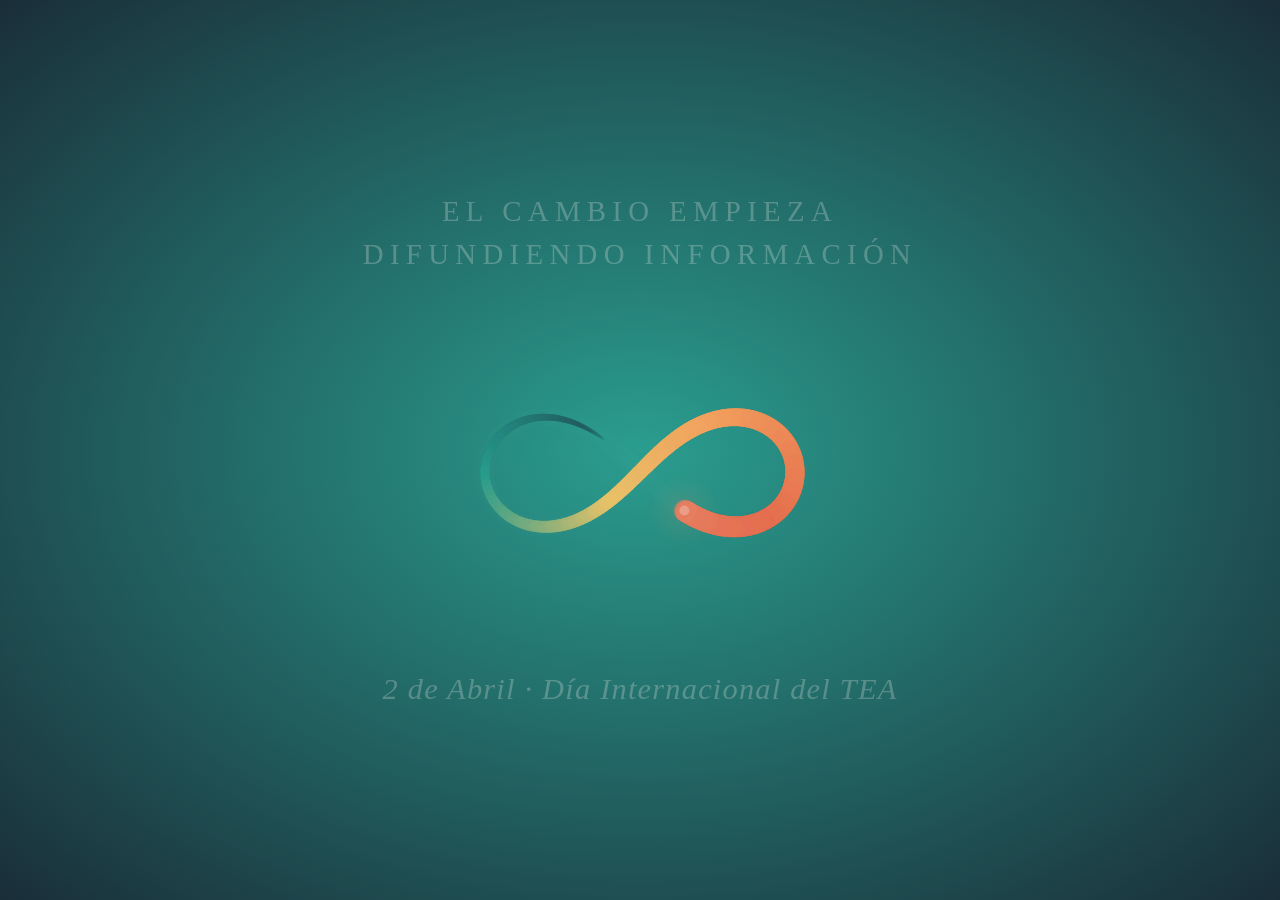
<file: index.html>
<!DOCTYPE html>
<html lang="es">
<head>
  <meta charset="UTF-8" />
  <meta name="viewport" content="width=device-width, initial-scale=1.0" />
  <title>Bienvenida</title>
  <link rel="stylesheet" href="/css/infinito.css" />
</head>
<body>
  <div class="scene">
    <p class="text-top" id="textTop">El cambio empieza difundiendo información</p>
    <canvas id="infinityCanvas"></canvas>
    <p class="text-bottom" id="textBottom">2 de Abril · Día Internacional del TEA</p>
  </div>
  
  <script>
const canvas = document.getElementById('infinityCanvas');
const ctx    = canvas.getContext('2d');
const textTop    = document.getElementById('textTop');
const textBottom = document.getElementById('textBottom');

// Responsivo
const BASE_W = 700;
const BASE_H = 360;
let W, H, CX, CY, A, pathPoints;

function buildPath() {
  const maxW  = Math.min(window.innerWidth - 32, BASE_W);
  const scale = maxW / BASE_W;
  W  = Math.round(BASE_W * scale);
  H  = Math.round(BASE_H * scale);
  CX = W / 2;
  CY = H / 2;
  A  = 155 * scale;

  canvas.width  = W;
  canvas.height = H;

  pathPoints = []; //espacio disponible 
  for (let i = 0; i <= STEPS; i++) {
    const t = (i / STEPS) * Math.PI * 2;
    pathPoints.push(lemniscate(t));
  }
}
//cantidad de puntos
const STEPS = 2000;

function lemniscate(t) {
  const sin_t = Math.sin(t);
  const cos_t = Math.cos(t);
  const denom = 1 + sin_t * sin_t;
  return {
    x: CX + A * cos_t / denom,
    y: CY + A * sin_t * cos_t / denom,
  };
}

// Desvanecer
let progress     = 0;
let currentSpeed = 0;
let globalAlpha  = 0; //no debe de verse, 1 se ve 0 no

const SPEED_MIN   = 0.0004;
const SPEED_MAX   = 0.028;
const FADEIN_TIME = 5000;
const ACCEL_TIME  = 4000;

let startTime = null;

const SNAKE_LEN = 0.85;

// Paleta 
//Para cambiar los colore deben de ser hexadesimal y se tiene que hacer la conversión de quitar # por 0x
const palette = [
  { t: 0.00, r: 0x26, g: 0x46, b: 0x53 }, // #264653
  { t: 0.11, r: 0x28, g: 0x72, b: 0x71 }, // #287271
  { t: 0.22, r: 0x2a, g: 0x9d, b: 0x8f }, // #2a9d8f
  { t: 0.33, r: 0x8a, g: 0xb1, b: 0x7d }, // #8ab17d
  { t: 0.44, r: 0xe9, g: 0xc4, b: 0x6a }, // #e9c46a
  { t: 0.55, r: 0xef, g: 0xb3, b: 0x66 }, // #efb366
  { t: 0.66, r: 0xf4, g: 0xa2, b: 0x61 }, // #f4a261
  { t: 0.77, r: 0xee, g: 0x89, b: 0x59 }, // #ee8959
  { t: 0.88, r: 0xe7, g: 0x6f, b: 0x51 }, // #e76f51
  { t: 1.00, r: 0xe9, g: 0x7c, b: 0x61 }, // #e97c61
];

function getColor(frac) {
    let s0 = palette[0], s1 = palette[palette.length - 1];
    for (let i = 0; i < palette.length - 1; i++) {
    if (frac >= palette[i].t && frac <= palette[i + 1].t) {
        s0 = palette[i]; s1 = palette[i + 1];
        break;
    }
    }
  //degradado de color
    const localT = s1.t === s0.t ? 0 : (frac - s0.t) / (s1.t - s0.t);
    return {
    r: Math.round(lerp(s0.r, s1.r, localT)),
    g: Math.round(lerp(s0.g, s1.g, localT)),
    b: Math.round(lerp(s0.b, s1.b, localT)),
    };
}

function lerp(a, b, t) { return a + (b - a) * t; } //medio
//rapido lento
function easeInOut(t) {
    return t < 0.5 ? 2 * t * t : -1 + (4 - 2 * t) * t;
}

function drawBase() {
    ctx.beginPath();
    for (let i = 0; i <= STEPS; i++) {
    const p = pathPoints[i];
    if (i === 0) ctx.moveTo(p.x, p.y);
    else         ctx.lineTo(p.x, p.y);
    }
    ctx.closePath();
    ctx.strokeStyle = `rgba(255,255,255,${0.04 * globalAlpha})`;
    ctx.lineWidth   = 18 * (W / BASE_W);
    ctx.lineJoin    = 'round';
    ctx.lineCap     = 'round';
    ctx.stroke();
}

function drawSnake() {
    const scale      = W / BASE_W;
    const snakeSteps = Math.floor(SNAKE_LEN * STEPS);
    const headIdx    = Math.floor(progress * STEPS);

    for (let i = 0; i < snakeSteps - 1; i++) {
    const frac = i / snakeSteps;
    const idx0 = (headIdx - snakeSteps + i + STEPS * 4) % STEPS;
    const idx1 = (idx0 + 1) % STEPS;

    const p0 = pathPoints[idx0];
    const p1 = pathPoints[idx1];

    const { r, g, b } = getColor(frac);
    const lineW = lerp(1.5, 22, Math.pow(frac, 0.6)) * scale;
    const alpha = (frac < 0.07 ? frac / 0.07 : 1.0) * globalAlpha;


    //ctx lo que es dibujar la linea del infinito y hacer que los colores lo siga
    ctx.beginPath();
    ctx.moveTo(p0.x, p0.y);
    ctx.lineTo(p1.x, p1.y);
    ctx.strokeStyle = `rgba(${r},${g},${b},${alpha})`; //mejor usar rgb en vez de hexadecimal 
    ctx.lineWidth   = lineW;
    ctx.lineCap     = 'round';
    ctx.stroke();
    }
}

function drawHead(x, y) {
    const scale = W / BASE_W;
    const r36   = 36 * scale;
    const r5    = 5  * scale;

    const g1 = ctx.createRadialGradient(x, y, 0, x, y, r36);
    g1.addColorStop(0,   `rgba(231, 111, 81, ${0.65 * globalAlpha})`);
    g1.addColorStop(0.5, `rgba(244, 162, 97, ${0.25 * globalAlpha})`);
    g1.addColorStop(1,   'rgba(233, 196, 106, 0)');
    ctx.beginPath();
    ctx.arc(x, y, r36, 0, Math.PI * 2);
    ctx.fillStyle = g1;
    ctx.fill();

    ctx.beginPath();
    ctx.arc(x, y, r5, 0, Math.PI * 2);
    ctx.fillStyle = `rgba(255,255,255,${globalAlpha})`;
    ctx.fill();
}

function frame(timestamp) {
    ctx.clearRect(0, 0, W, H);

    if (startTime === null) startTime = timestamp;
    const elapsed = timestamp - startTime;

    globalAlpha = Math.min(1, elapsed / FADEIN_TIME);
    textTop.style.opacity    = globalAlpha;
    textBottom.style.opacity = globalAlpha;

    const accelProgress = Math.min(1, elapsed / ACCEL_TIME);
    currentSpeed = lerp(SPEED_MIN, SPEED_MAX, easeInOut(accelProgress));

    drawBase();
    drawSnake();

    const headIdx = Math.floor(progress * STEPS);
    const head    = pathPoints[headIdx];
    drawHead(head.x, head.y);

    progress = (progress + currentSpeed) % 1;

    requestAnimationFrame(frame);
}

// Tamaño segun espacio
let resizeTimer;
window.addEventListener('resize', () => {
    clearTimeout(resizeTimer);
    resizeTimer = setTimeout(() => buildPath(), 150);
});

// Ir a index
setTimeout(() => {
    window.location.href = '/html/inicio.html';
}, 10000); // 30 segundos = 30000 milisegundos

buildPath();
requestAnimationFrame(frame);
  </script>
</body>
</html>
</file>
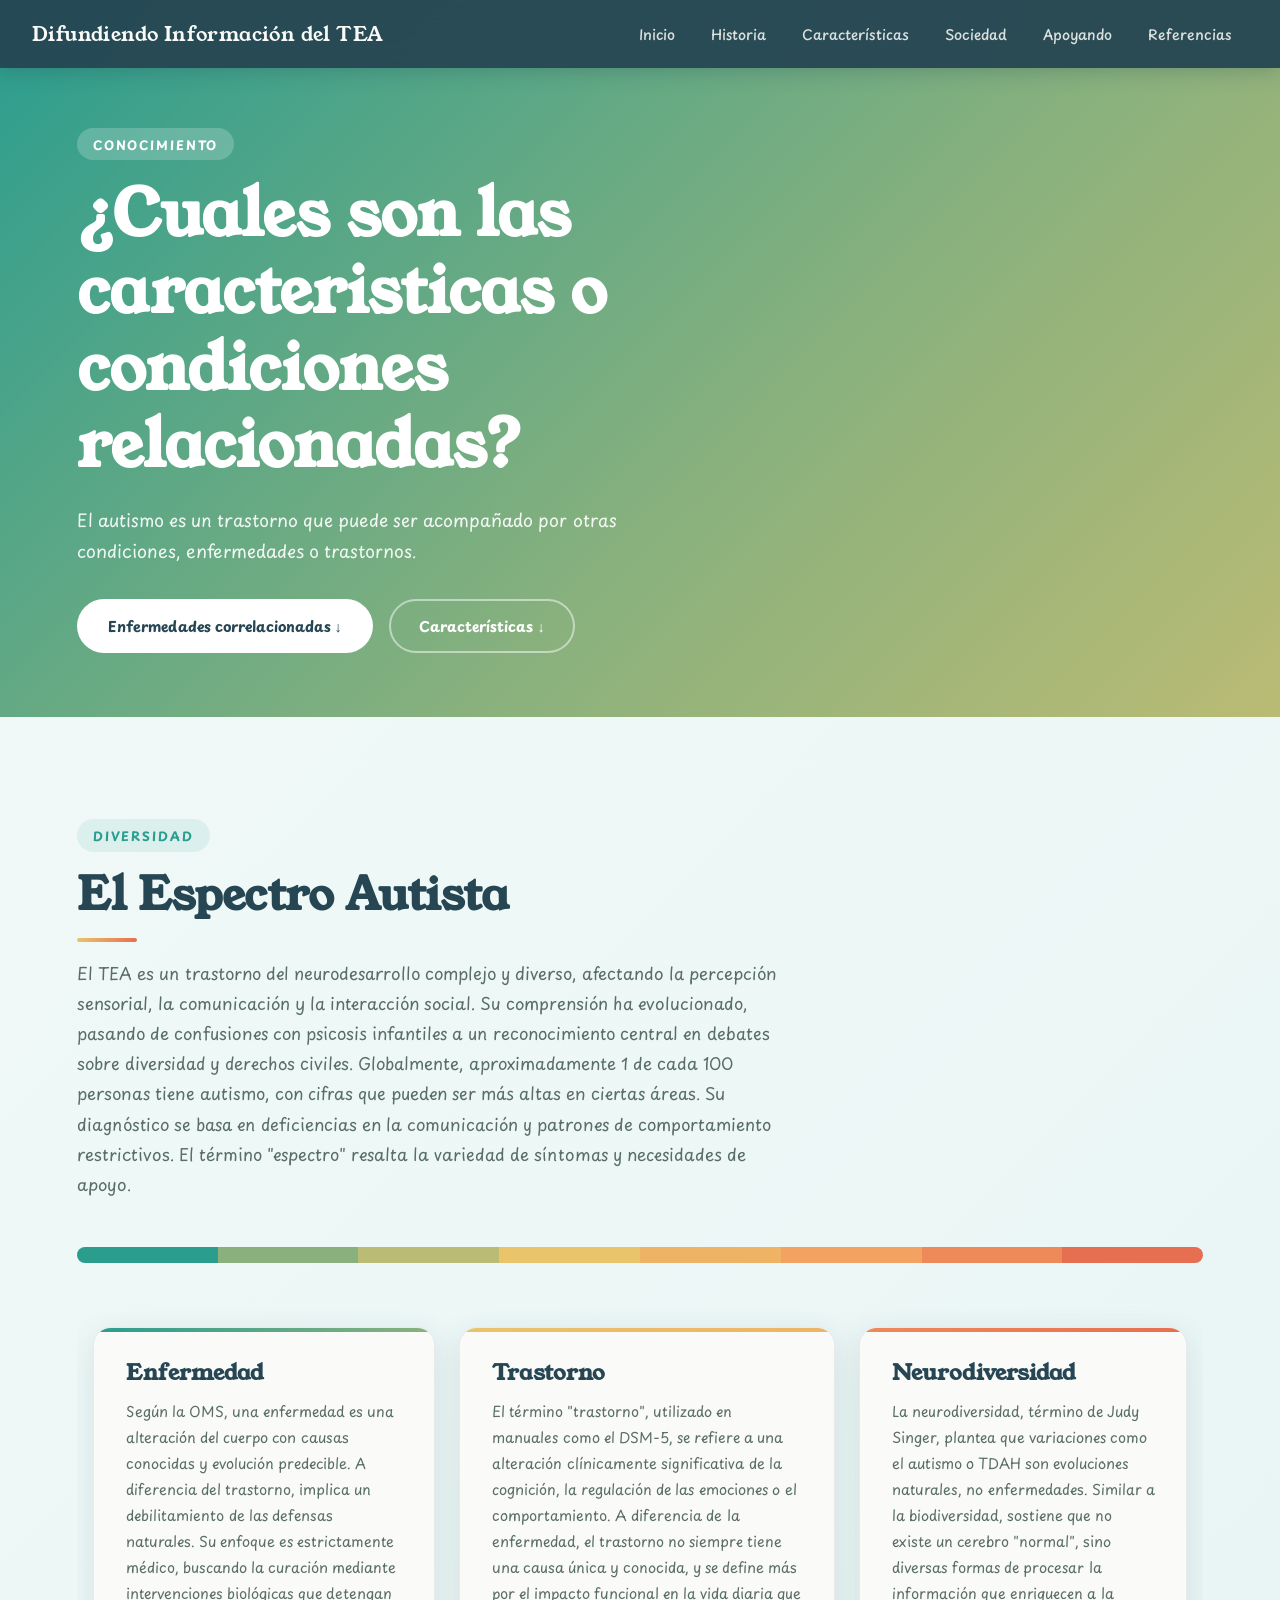
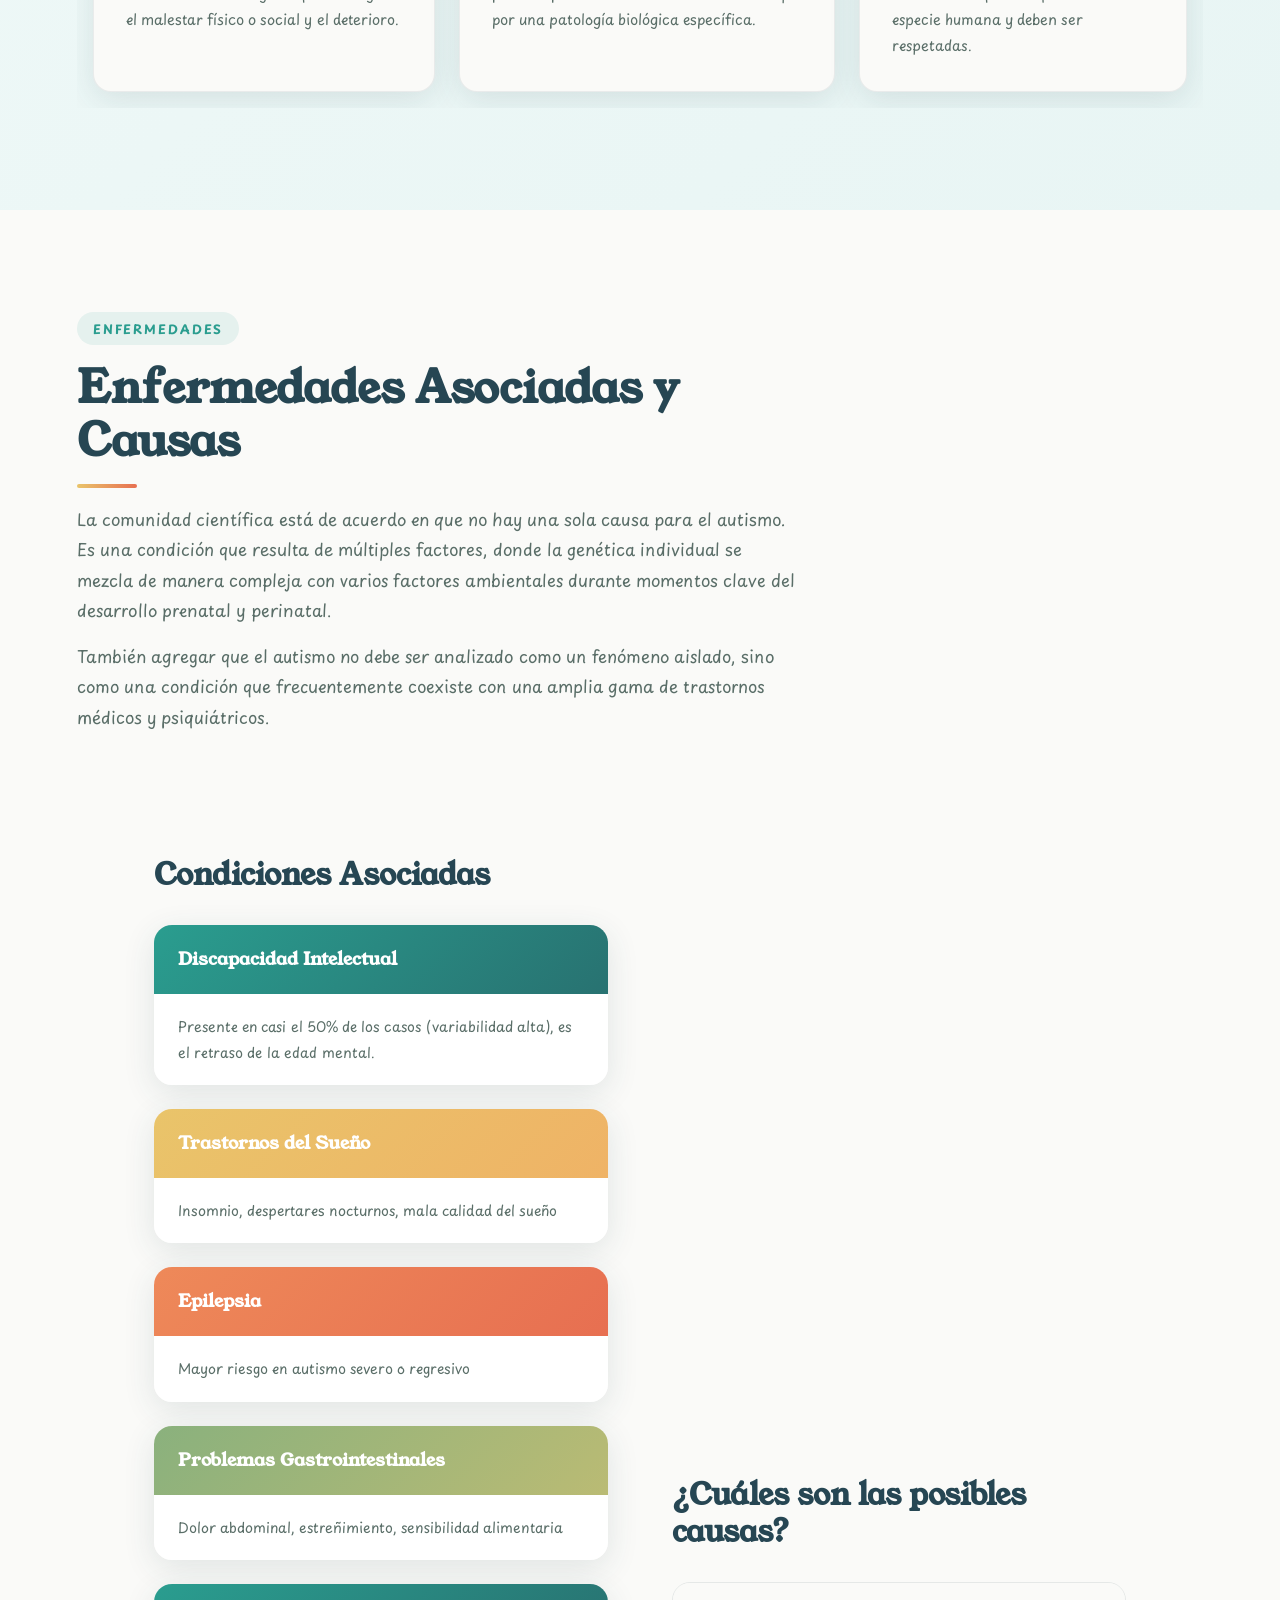
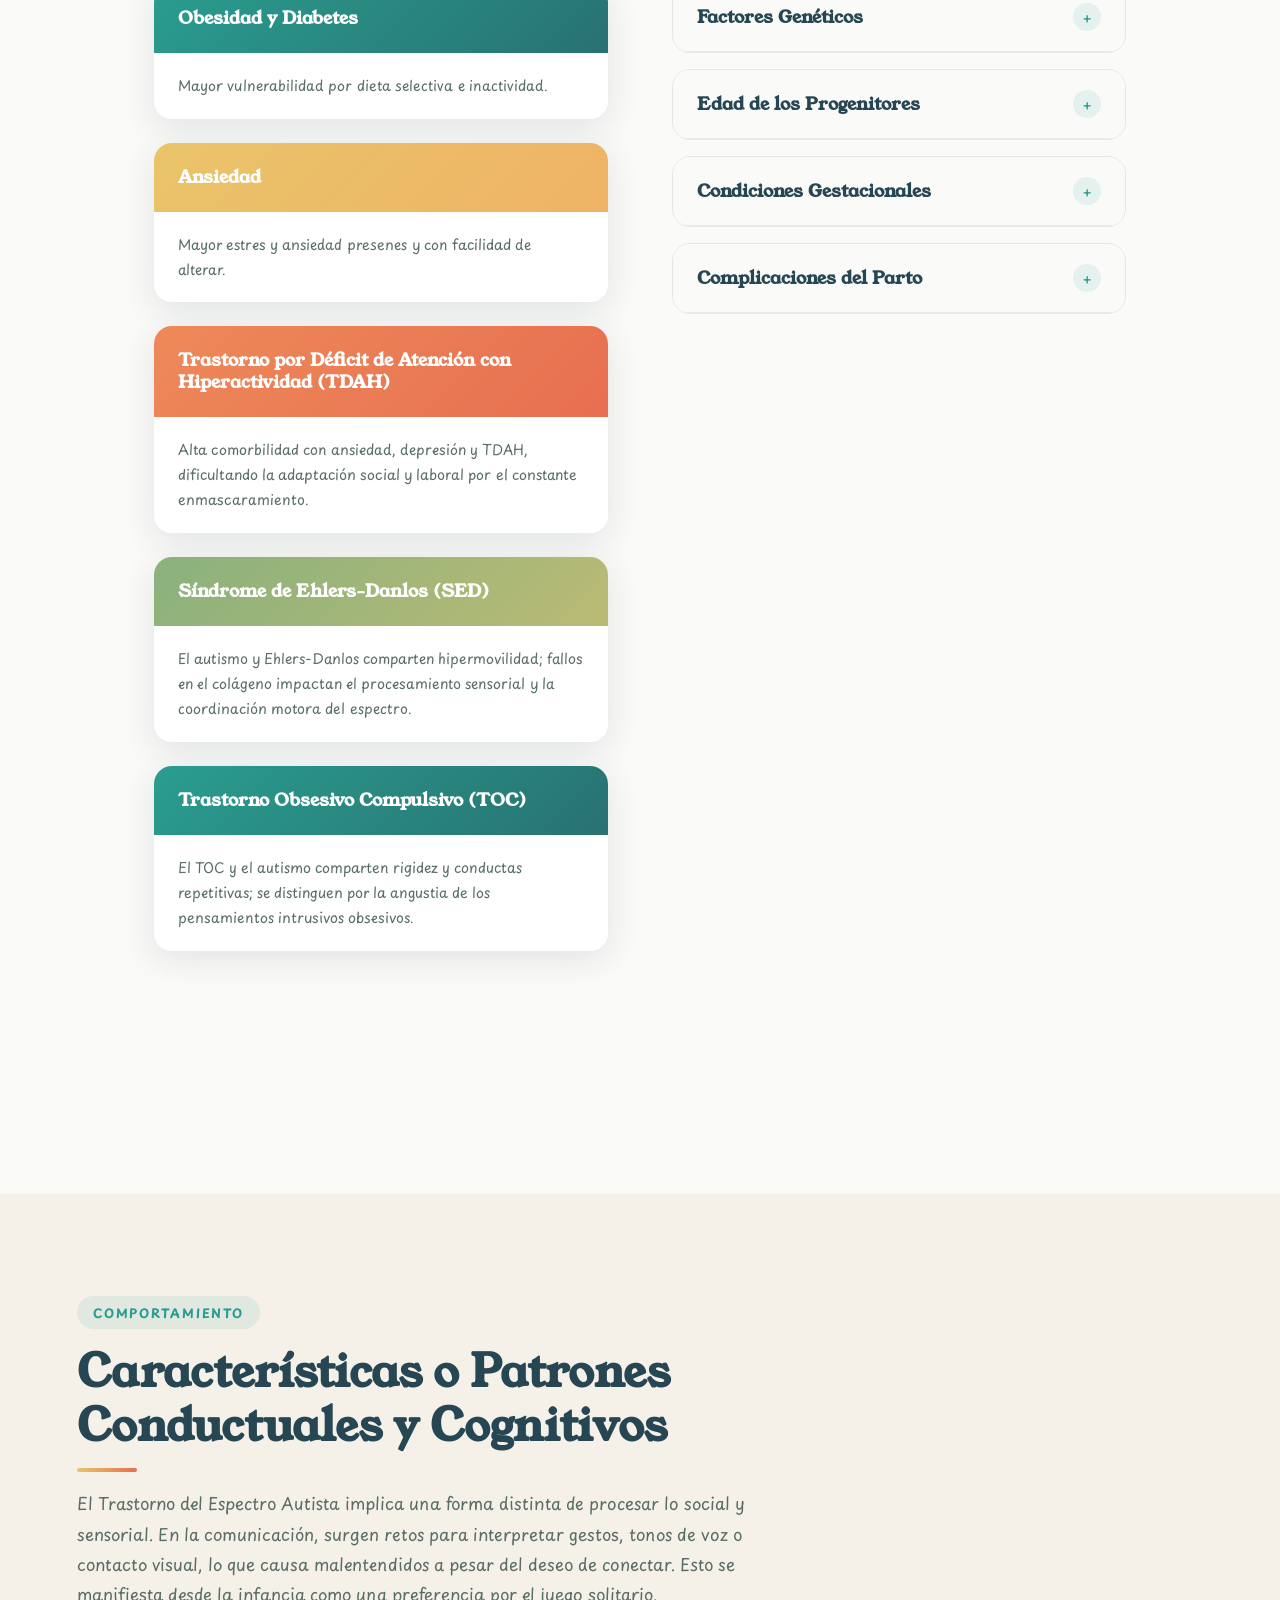
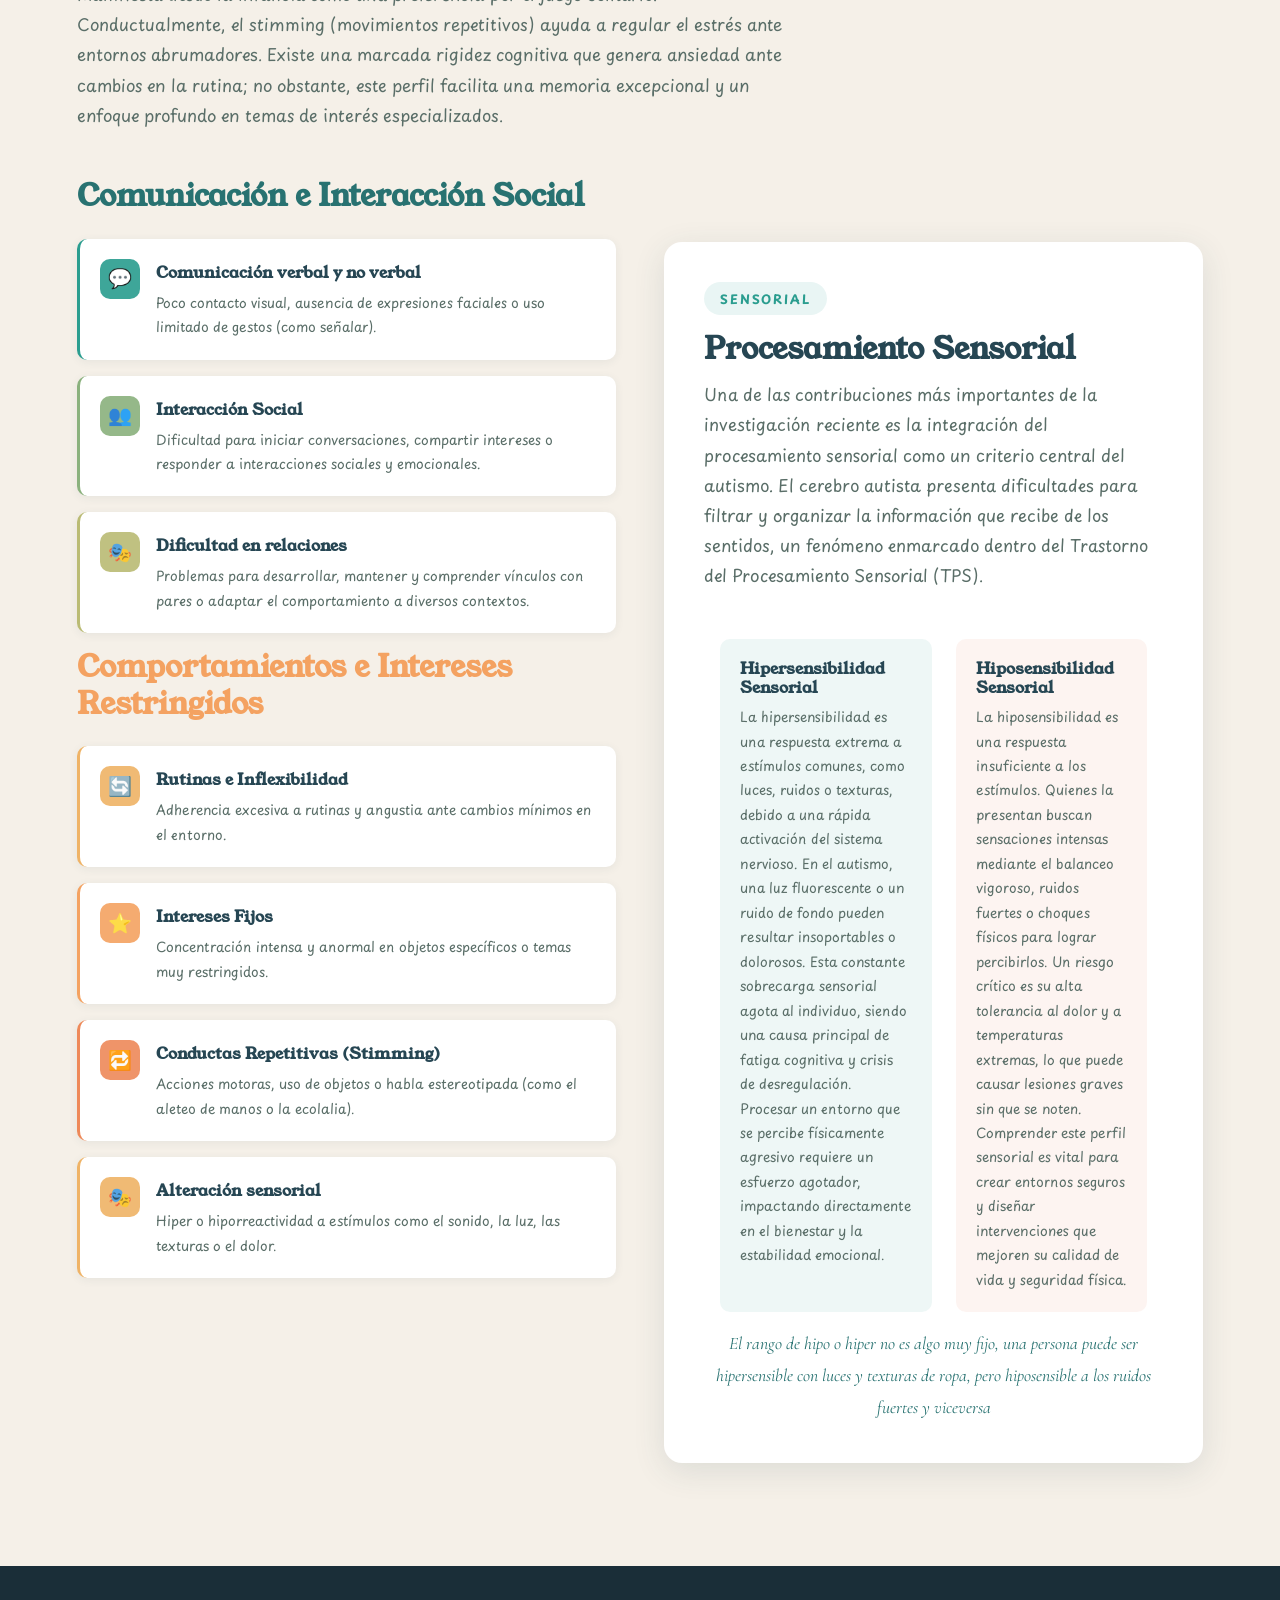
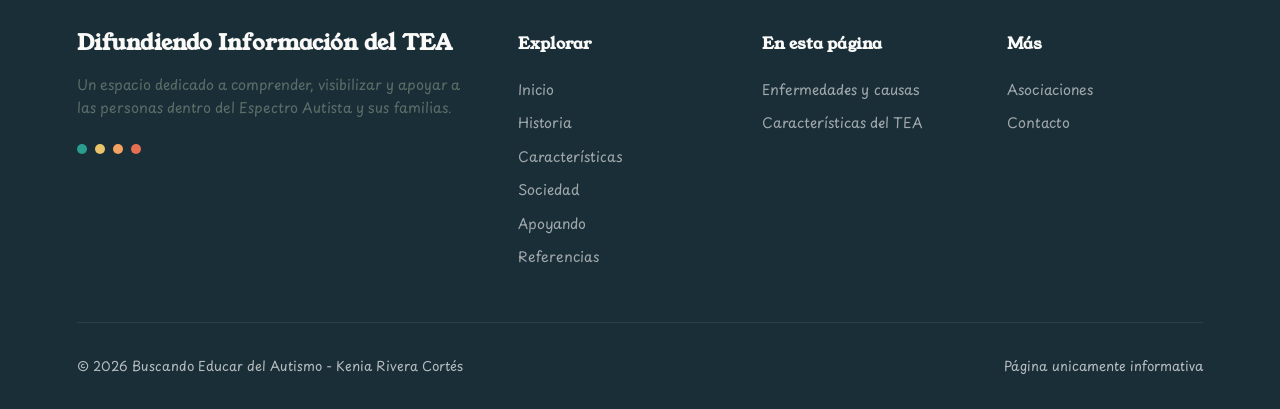
<file: html/caracteristicasycondiciones.html>
<!DOCTYPE html>
<html lang="es">
<head>
  <meta charset="UTF-8" />
  <meta name="viewport" content="width=device-width, initial-scale=1.0" />
  <title>Características y Condiciones — Autismo</title>
  <link rel="stylesheet" href="/css/styles.css" />
  <link rel="stylesheet" href="/css/carycon.css">
  <link href="https://fonts.googleapis.com/css2?family=Young+Serif&family=Cormorant+Garamond:ital,wght@0,300..700;1,300..700&family=Playpen+Sans:wght@100..800&display=swap" rel="stylesheet" />
  <style>
    
  </style>
</head>
<body>

<!-- ============================================================
     NAVBAR
     ============================================================ -->
<nav class="navbar">
  <div class="nav-logo">
    <span class="nav-logo-text">Difundiendo Información del TEA</span>
  </div>
  <ul class="nav-links">
    <li><a href="/html/inicio.html">Inicio</a></li>
    <li><a href="/html/historia.html">Historia</a></li>
    <li><a href="/html/caracteristicasycondiciones.html">Características</a></li>
    <li><a href="/html/sociedad.html">Sociedad</a></li>
    <li><a href="/html/apoyando.html">Apoyando</a></li>
    <li><a href="/html/referencias.html" >Referencias</a></li>
  </ul>
  <button class="nav-toggle"><span></span><span></span><span></span></button>
</nav>

<!-- Mobile menu -->
<nav class="nav-mobile-menu">
  <a href="/html/inicio.html">Inicio</a>
  <a href="/html/historia.html">Historia</a>
  <a href="/html/caracteristicasycondiciones.html">Características</a>
  <a href="/html/sociedad.html">Sociedad</a>
  <a href="/html/apoyando.html">Apoyando</a>
  <a href="/html/referencias.html">Referencias</a>
</nav>
<!-- PAGE HERO -->
<header class="page-hero" style="background:linear-gradient(135deg,var(--c3) 0%,var(--c4) 60%,var(--c5) 100%);">
  <div class="page-hero-content reveal">
    <span class="section-tag" style="background:rgba(255,255,255,0.2);color:white;">Conocimiento</span>
    <h1 style="color:white;">¿Cuales son las caracteristicas o condiciones relacionadas?</h1>
    <p style="color:rgba(255,255,255,0.9);">El autismo es un trastorno que puede ser acompañado por otras condiciones, enfermedades o trastornos.</p>
    <div style="display:flex;gap:1rem;flex-wrap:wrap;">
      <a href="#enfermedades" class="btn btn-light">Enfermedades correlacionadas ↓</a>
      <a href="#caracteristicas" class="btn btn-secondary" style="border-color:rgba(255,255,255,0.5);color:white;">Características ↓</a>
    </div>
  </div>
</header>

<!-- ============================================================
     EL ESPECTRO
     ============================================================ -->
<section class="section section-cool">
  <div class="container">
    <div class="section-header reveal">
      <span class="section-tag">Diversidad</span>
      <h2>El Espectro Autista</h2>
      <div class="section-divider"></div>
      <p>El TEA es un trastorno del neurodesarrollo complejo y diverso, afectando la percepción sensorial, la comunicación y la interacción social. Su comprensión ha evolucionado, pasando de confusiones con psicosis infantiles a un reconocimiento central en debates sobre diversidad y derechos civiles. Globalmente, aproximadamente 1 de cada 100 personas tiene autismo, con cifras que pueden ser más altas en ciertas áreas. Su diagnóstico se basa en deficiencias en la comunicación y patrones de comportamiento restrictivos. El término "espectro" resalta la variedad de síntomas y necesidades de apoyo.</p>
    </div>

    <div class="reveal" style="margin-bottom:3rem;">
      <div class="spectrum-bar">
        <div style="background:var(--c3)"></div>
        <div style="background:var(--c4)"></div>
        <div style="background:var(--c5)"></div>
        <div style="background:var(--c6)"></div>
        <div style="background:var(--c7)"></div>
        <div style="background:var(--c8)"></div>
        <div style="background:var(--c9)"></div>
        <div style="background:var(--c10)"></div>
      </div>
      
    </div>

    <div class="cards-grid stagger">
      <div class="card reveal" style="--card-color:var(--c3);--card-color2:var(--c4);">
      
        <h4>Enfermedad</h4>
        <p>
Según la OMS, una enfermedad es una alteración del cuerpo con causas conocidas y evolución predecible. A diferencia del trastorno, implica un debilitamiento de las defensas naturales. Su enfoque es estrictamente médico, buscando la curación mediante intervenciones biológicas que detengan el malestar físico o social y el deterioro.</p>
      </div>
      <div class="card reveal" style="--card-color:var(--c6);--card-color2:var(--c7);">
        
        <h4>Trastorno</h4>
        <p>El término "trastorno", utilizado en manuales como el DSM-5, se refiere a una alteración clínicamente significativa de la cognición, la regulación de las emociones o el comportamiento. A diferencia de la enfermedad, el trastorno no siempre tiene una causa única y conocida, y se define más por el impacto funcional en la vida diaria que por una patología biológica específica.</p>
      </div>
      <div class="card reveal" style="--card-color:var(--c9);--card-color2:var(--c10);">
        
        <h4>Neurodiversidad</h4>
        <p>La neurodiversidad, término de Judy Singer, plantea que variaciones como el autismo o TDAH son evoluciones naturales, no enfermedades. Similar a la biodiversidad, sostiene que no existe un cerebro "normal", sino diversas formas de procesar la información que enriquecen a la especie humana y deben ser respetadas.</p>
      </div>
    </div>
  </div>
</section>

<!-- ============================================================
     ENFERMEDADES Y CAUSAS
     ============================================================ -->
<section class="section" id="enfermedades">
  <div class="container">
    <div class="section-header reveal">
      <span class="section-tag">Enfermedades</span>
      <h2>Enfermedades Asociadas y Causas</h2>
      <div class="section-divider"></div>
      <p>La comunidad científica está de acuerdo en que no hay una sola causa para el autismo. Es una condición que resulta de múltiples factores, donde la genética individual se mezcla de manera compleja con varios factores ambientales durante momentos clave del desarrollo prenatal y perinatal.</p>
      <p style="margin-top:1rem;">También agregar que el autismo no debe ser analizado como un fenómeno aislado, sino como una condición que frecuentemente coexiste con una amplia gama de trastornos médicos y psiquiátricos.</p>
    </div>

    <div class="split-section" style="margin-bottom:4rem;">
      <div class="reveal">
        <h3 style="margin-bottom:2rem;">Condiciones Asociadas</h3>
        <div class="condition-grid">
          <div class="condition-card">
            <div class="condition-card-top" style="background:linear-gradient(135deg,var(--c3),var(--c2));">
              <h4>Discapacidad Intelectual</h4>
            </div>
            <div class="condition-card-body">
              <p>Presente en casi el 50% de los casos (variabilidad alta), es el retraso de la edad mental.</p>
            </div>
          </div>
          <div class="condition-card">
            <div class="condition-card-top" style="background:linear-gradient(135deg,var(--c6),var(--c7));">
            
              <h4>Trastornos del Sueño</h4>
            </div>
            <div class="condition-card-body">
              <p>Insomnio, despertares nocturnos, mala calidad del sueño</p>
            </div>
          </div>
          <div class="condition-card">
            <div class="condition-card-top" style="background:linear-gradient(135deg,var(--c9),var(--c10));">
              
              <h4>Epilepsia</h4>
            </div>
            <div class="condition-card-body">
              <p>Mayor riesgo en autismo severo o regresivo</p>
            </div>
          </div>
          <div class="condition-card">
            <div class="condition-card-top" style="background:linear-gradient(135deg,var(--c4),var(--c5));">
              
              <h4>Problemas Gastrointestinales</h4>
            </div>
            <div class="condition-card-body">
              <p>Dolor abdominal, estreñimiento, sensibilidad alimentaria</p>
            </div>
          </div>
          <div class="condition-card">
            <div class="condition-card-top" style="background:linear-gradient(135deg,var(--c3),var(--c2));">
              <h4>Obesidad y Diabetes</h4>
            </div>
            <div class="condition-card-body">
              <p>Mayor vulnerabilidad por dieta selectiva e inactividad.</p>
            </div>
          </div>
          <div class="condition-card">
            <div class="condition-card-top" style="background:linear-gradient(135deg,var(--c6),var(--c7));">
            
              <h4>Ansiedad</h4>
            </div>
            <div class="condition-card-body">
              <p>Mayor estres y ansiedad presenes y con facilidad de alterar.</p>
            </div>
          </div>
          <div class="condition-card">
            <div class="condition-card-top" style="background:linear-gradient(135deg,var(--c9),var(--c10));">
              
              <h4>Trastorno por Déficit de Atención con Hiperactividad (TDAH)</h4>
            </div>
            <div class="condition-card-body">
              <p>Alta comorbilidad con ansiedad, depresión y TDAH, dificultando la adaptación social y laboral por el constante enmascaramiento.</p>
            </div>
          </div>
          <div class="condition-card">
            <div class="condition-card-top" style="background:linear-gradient(135deg,var(--c4),var(--c5));">
              
              <h4>Síndrome de Ehlers-Danlos (SED)</h4>
            </div>
            <div class="condition-card-body">
              <p>El autismo y Ehlers-Danlos comparten hipermovilidad; fallos en el colágeno impactan el procesamiento sensorial y la coordinación motora del espectro.</p>
            </div>
          </div>
          <div class="condition-card">
            <div class="condition-card-top" style="background:linear-gradient(135deg,var(--c3),var(--c2));">
              <h4>Trastorno Obsesivo Compulsivo (TOC)</h4>
            </div>
            <div class="condition-card-body">
              <p>El TOC y el autismo comparten rigidez y conductas repetitivas; se distinguen por la angustia de los pensamientos intrusivos obsesivos.</p>
            </div>
          </div>
          
          
        </div>
      </div>

      <div class="reveal">
        <h3 style="margin-bottom:2rem;">¿Cuáles son las posibles causas?</h3>
        <div data-accordion-group>
          <div class="accordion">
            <div class="accordion-header">
              <h4>Factores Genéticos</h4>
              <span class="accordion-icon">+</span>
            </div>
            <div class="accordion-body">
              <div class="accordion-body-inner">
                <p>La evidencia indica que cientos de genes están implicados en el desarrollo del autismo, afectando principalmente la formación de sinapsis y la comunicación entre neuronas. Se estima que solo en el  de los casos existe un componente genético claro que se transmite de forma directa, mientras que en la mayoría de los casos se trata de mutaciones de novo o combinaciones de variantes genéticas que aumentan la susceptibilidad. Ciertas afecciones hereditarias, como el Síndrome del Cromosoma X Frágil o la esclerosis tuberosa, presentan una prevalencia de rasgos autistas significativamente mayor que la población general.</p>
              </div>
            </div>
          </div>
          <div class="accordion">
            <div class="accordion-header">
              <h4>Edad de los Progenitores</h4>
              <span class="accordion-icon">+</span>
            </div>
            <div class="accordion-body">
              <div class="accordion-body-inner">
                <p>Existe una correlación estadísticamente significativa entre la edad avanzada del padre y de la madre en el momento de la concepción y un mayor riesgo de autismo en la descendencia.</p>
              </div>
            </div>
          </div>
          <div class="accordion">
            <div class="accordion-header">
              <h4>Condiciones Gestacionales</h4>
              <span class="accordion-icon">+</span>
            </div>
            <div class="accordion-body">
              <div class="accordion-body-inner">
                <p>La diabetes materna durante el embarazo y la exposición prenatal a contaminantes atmosféricos o metales pesados han sido señaladas como factores influyentes.</p>
              </div>
            </div>
          </div>
          <div class="accordion">
            <div class="accordion-header">
              <h4>Complicaciones del Parto</h4>
              <span class="accordion-icon">+</span>
            </div>
            <div class="accordion-body">
              <div class="accordion-body-inner">
                <p>La prematuridad extrema (específicamente antes de las 26 semanas), el bajo peso al nacer y complicaciones que generen hipoxia neonatal también se consideran factores de riesgo.</p>
              </div>
            </div>
          </div>
        </div>
      </div>
    </div>
  </div>
</section>

<!-- ============================================================
     CARACTERÍSTICAS DEL TEA
     ============================================================ -->
<section class="section bg-cream" id="caracteristicas">
  <div class="container">
    <div class="section-header reveal">
      <span class="section-tag">Comportamiento</span>
      <h2>Características o Patrones Conductuales y Cognitivos</h2>
      <div class="section-divider"></div>
      <p>El Trastorno del Espectro Autista implica una forma distinta de procesar lo social y sensorial. En la comunicación, surgen retos para interpretar gestos, tonos de voz o contacto visual, lo que causa malentendidos a pesar del deseo de conectar. Esto se manifiesta desde la infancia como una preferencia por el juego solitario.</p>
      <p>Conductualmente, el stimming (movimientos repetitivos) ayuda a regular el estrés ante entornos abrumadores. Existe una marcada rigidez cognitiva que genera ansiedad ante cambios en la rutina; no obstante, este perfil facilita una memoria excepcional y un enfoque profundo en temas de interés especializados.</p>
    </div>

    <div style="display:grid;grid-template-columns:repeat(auto-fit,minmax(300px,1fr));gap:3rem;align-items:start;">
      <div class="reveal">
        <h3 style="margin-bottom:1.5rem;color:var(--c2);">Comunicación e Interacción Social</h3>
        <div class="trait-item" style="--trait-color:var(--c3);">
          <div class="trait-icon">💬</div>
          <div>
            <h5>Comunicación verbal y no verbal</h5>
            <p>Poco contacto visual, ausencia de expresiones faciales o uso limitado de gestos (como señalar).</p>
          </div>
        </div>
        <div class="trait-item" style="--trait-color:var(--c4);">
          <div class="trait-icon">👥</div>
          <div>
            <h5>Interacción Social</h5>
            <p>Dificultad para iniciar conversaciones, compartir intereses o responder a interacciones sociales y emocionales.</p>
          </div>
        </div>
        <div class="trait-item" style="--trait-color:var(--c5);">
          <div class="trait-icon">🎭</div>
          <div>
            <h5>Dificultad en relaciones</h5>
            <p>Problemas para desarrollar, mantener y comprender vínculos con pares o adaptar el comportamiento a diversos contextos.</p>
          </div>
        </div>
        

      <div class="reveal">
        <h3 style="margin-bottom:1.5rem;color:var(--c8);">Comportamientos e Intereses Restringidos</h3>
        <div class="trait-item" style="--trait-color:var(--c7);">
          <div class="trait-icon">🔄</div>
          <div>
            <h5>Rutinas e Inflexibilidad</h5>
            <p>Adherencia excesiva a rutinas y angustia ante cambios mínimos en el entorno.</p>
          </div>
        </div>
        <div class="trait-item" style="--trait-color:var(--c8);">
          <div class="trait-icon">⭐</div>
          <div>
            <h5>Intereses Fijos</h5>
            <p>Concentración intensa y anormal en objetos específicos o temas muy restringidos.</p>
          </div>
        </div>
        <div class="trait-item" style="--trait-color:var(--c9);">
          <div class="trait-icon">🔁</div>
          <div>
            <h5>Conductas Repetitivas (Stimming)</h5>
            <p>Acciones motoras, uso de objetos o habla estereotipada (como el aleteo de manos o la ecolalia).</p>
          </div>
        </div>
        <div class="trait-item" style="--trait-color:var(--c7);">
          <div class="trait-icon">🎭</div>
          <div>
            <h5>Alteración sensorial</h5>
            <p>Hiper o hiporreactividad a estímulos como el sonido, la luz, las texturas o el dolor.</p>
          </div>
        </div>
      </div>
    </div>

    <!-- Procesamiento sensorial -->
    <div class="reveal" style="margin-top:4rem;padding:2.5rem;background:white;border-radius:var(--radius);box-shadow:var(--shadow);">
      <div class="section-tag" style="margin-bottom:1rem;">Sensorial</div>
      <h3>Procesamiento Sensorial</h3>
      <p style="margin-top:0.75rem;margin-bottom:2rem;">Una de las contribuciones más importantes de la investigación reciente es la integración del procesamiento sensorial como un criterio central del autismo. El cerebro autista presenta dificultades para filtrar y organizar la información que recibe de los sentidos, un fenómeno enmarcado dentro del Trastorno del Procesamiento Sensorial (TPS).</p>
      <div class="cards-grid">
        <div style="padding:1.25rem;background:rgba(42,157,143,0.08);border-radius:var(--radius-sm);">
          
          <h4 style="font-size:1rem;margin-bottom:0.5rem;">Hipersensibilidad Sensorial</h4>
          <p style="font-size:0.85rem;">La hipersensibilidad es una respuesta extrema a estímulos comunes, como luces, ruidos o texturas, debido a una rápida activación del sistema nervioso. En el autismo, una luz fluorescente o un ruido de fondo pueden resultar insoportables o dolorosos. Esta constante sobrecarga sensorial agota al individuo, siendo una causa principal de fatiga cognitiva y crisis de desregulación. Procesar un entorno que se percibe físicamente agresivo requiere un esfuerzo agotador, impactando directamente en el bienestar y la estabilidad emocional.</p>
        </div>
        <div style="padding:1.25rem;background:rgba(231,111,81,0.08);border-radius:var(--radius-sm);">
          
          <h4 style="font-size:1rem;margin-bottom:0.5rem;">Hiposensibilidad Sensorial</h4>
          <p style="font-size:0.85rem;">
La hiposensibilidad es una respuesta insuficiente a los estímulos. Quienes la presentan buscan sensaciones intensas mediante el balanceo vigoroso, ruidos fuertes o choques físicos para lograr percibirlos. Un riesgo crítico es su alta tolerancia al dolor y a temperaturas extremas, lo que puede causar lesiones graves sin que se noten. Comprender este perfil sensorial es vital para crear entornos seguros y diseñar intervenciones que mejoren su calidad de vida y seguridad física.</p>
        </div>
      </div>
      <p style="text-align:center;font-family:var(--font-accent);font-style:italic;font-size:1.1rem;color:var(--c2);">
        El rango de hipo o hiper no es algo muy fijo, una persona puede ser hipersensible con luces y texturas de ropa, pero hiposensible a los ruidos fuertes y viceversa
      </p>
    </div>
  </div>
</section>

<!-- FOOTER -->
<footer>
  <div class="footer-grid">
    <div class="footer-brand">
      <h3>Difundiendo Información del TEA</h3>
      <p>Un espacio dedicado a comprender, visibilizar y apoyar a las personas dentro del Espectro Autista y sus familias.</p>
      <div class="footer-dots">
        <div class="footer-dot" style="background:var(--c3)"></div>
        <div class="footer-dot" style="background:var(--c6)"></div>
        <div class="footer-dot" style="background:var(--c8)"></div>
        <div class="footer-dot" style="background:var(--c10)"></div>
      </div>
    </div>
    <div class="footer-col">
      <h5>Explorar</h5>
      <a href="/html/inicio.html">Inicio</a>
      <a href="/html/historia.html">Historia</a>
      <a href="/html/caracteristicasycondiciones.html">Características</a>
      <a href="/html/sociedad.html">Sociedad</a>
      <a href="/html/apoyando.html">Apoyando</a>
      <a href="/html/referencias.html">Referencias</a>
    </div>
    <div class="footer-col">
      <h5>En esta página</h5>
      <a href="#enfermedades">Enfermedades y causas</a>
      <a href="#caracteristicas">Características del TEA</a>
    </div>
    <div class="footer-col">
      <h5>Más</h5>
      <a href="apoyando.html#asociaciones">Asociaciones</a>
      <a href="apoyando.html#contacto">Contacto</a>
    </div>
  </div>
  <div class="footer-bottom">
    <span>© 2026 Buscando Educar del Autismo - Kenia Rivera Cortés</span>
    <span>Página unicamente informativa</span>
  </div>
</footer>

<button class="back-to-top" aria-label="Volver arriba">↑</button>
<script src="/js/main.js"></script>
</body>
</html>
</file>
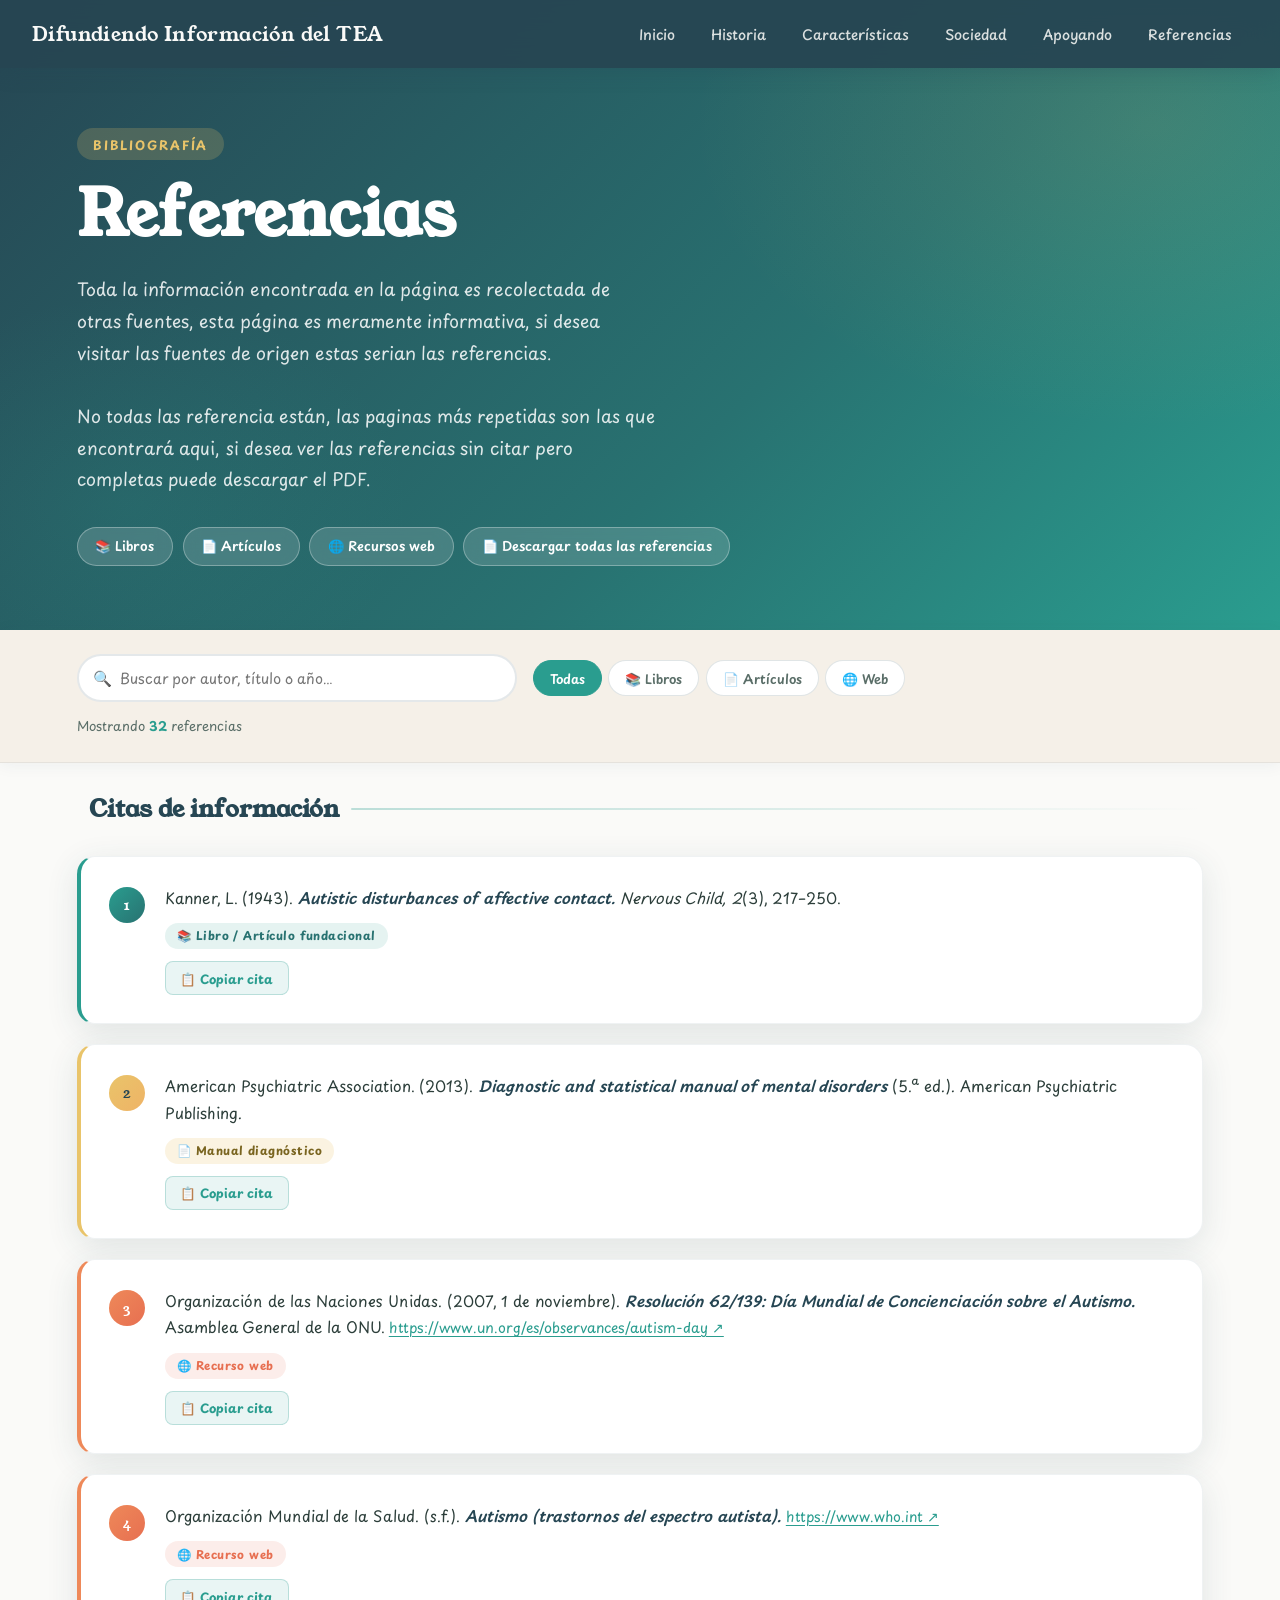
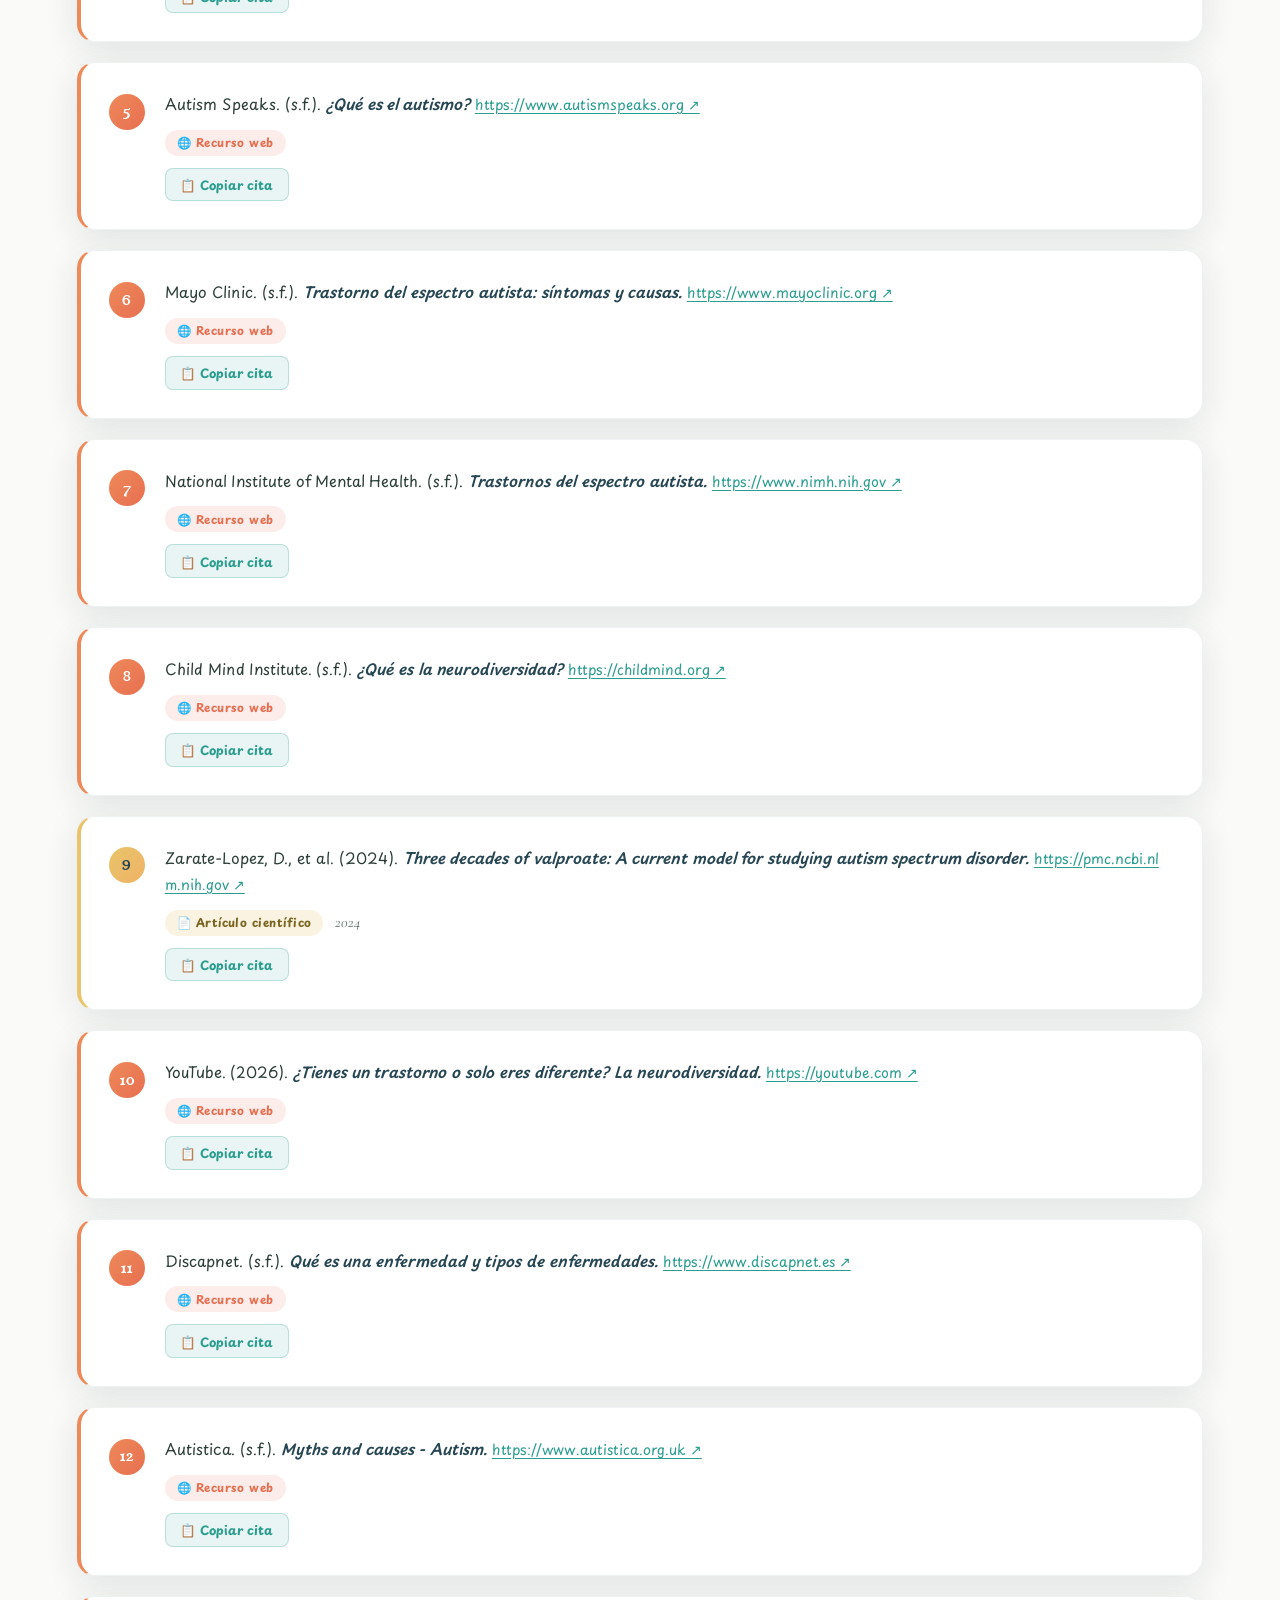
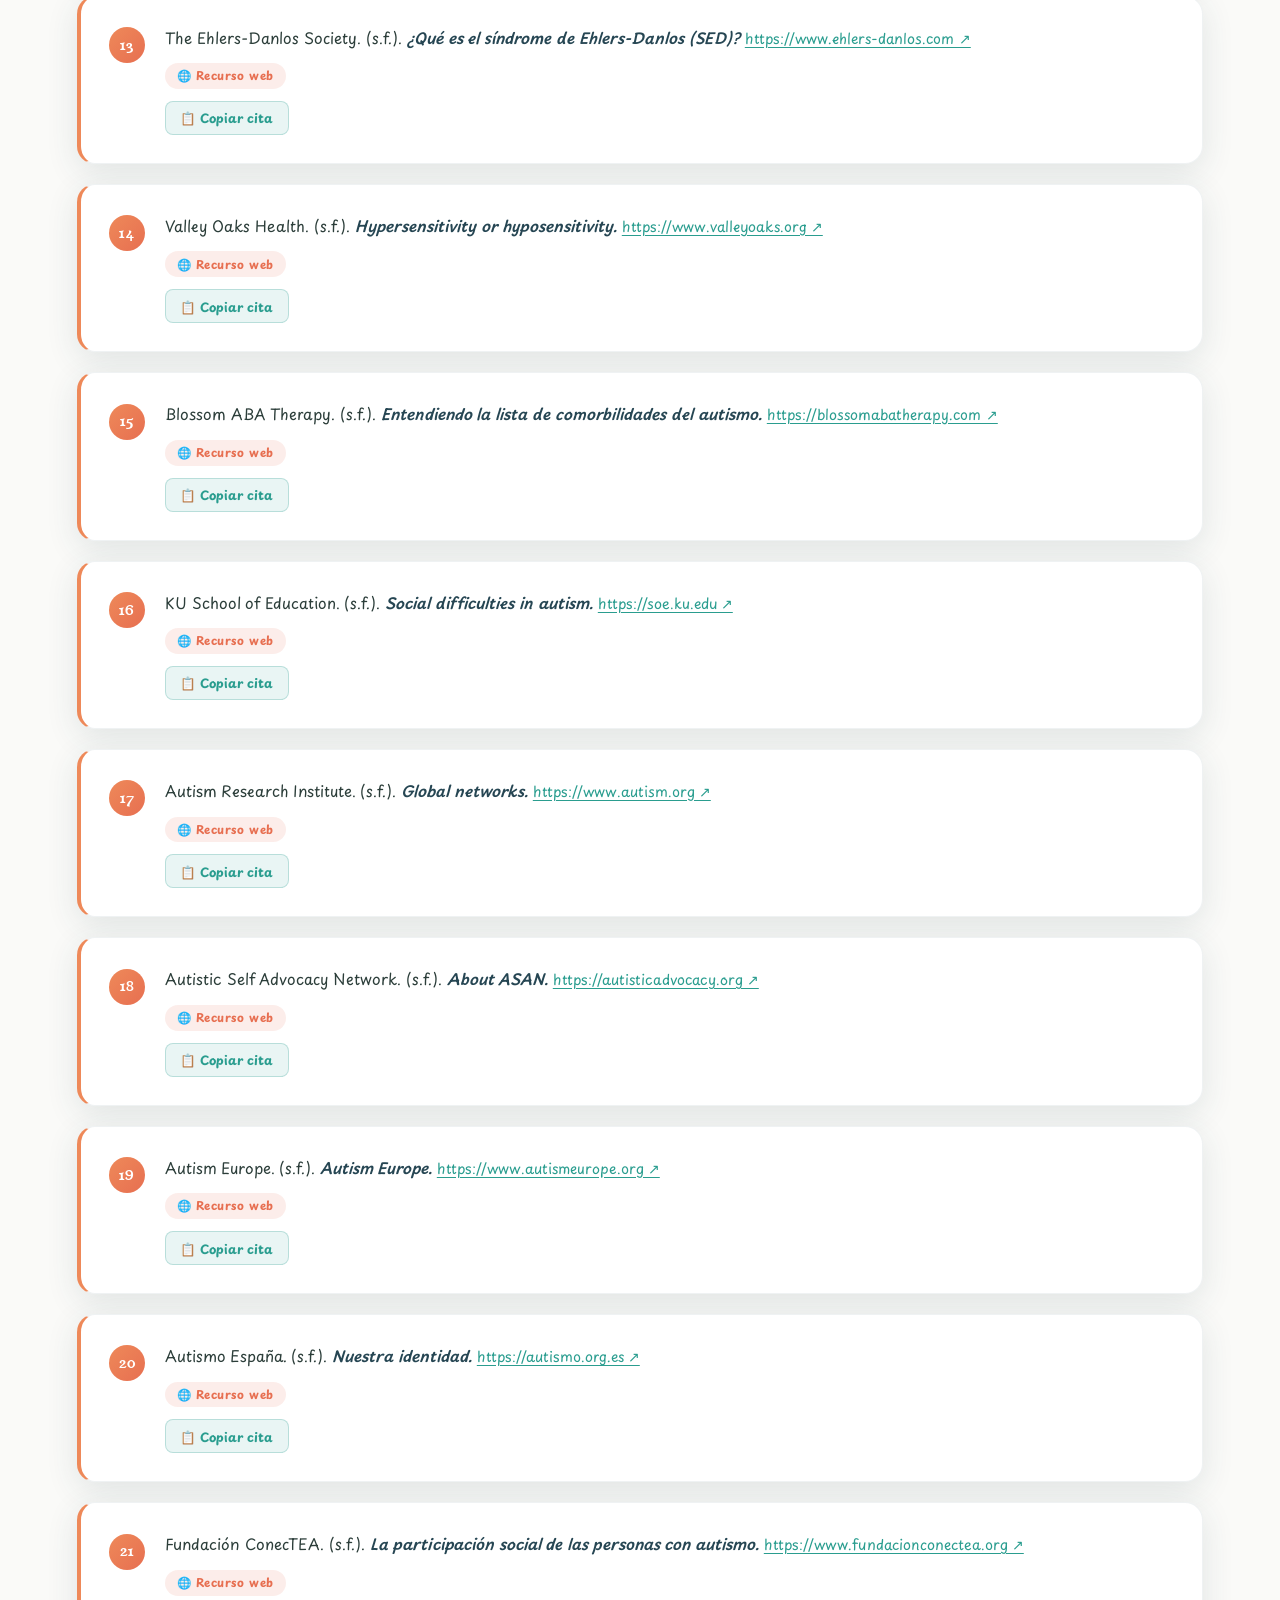
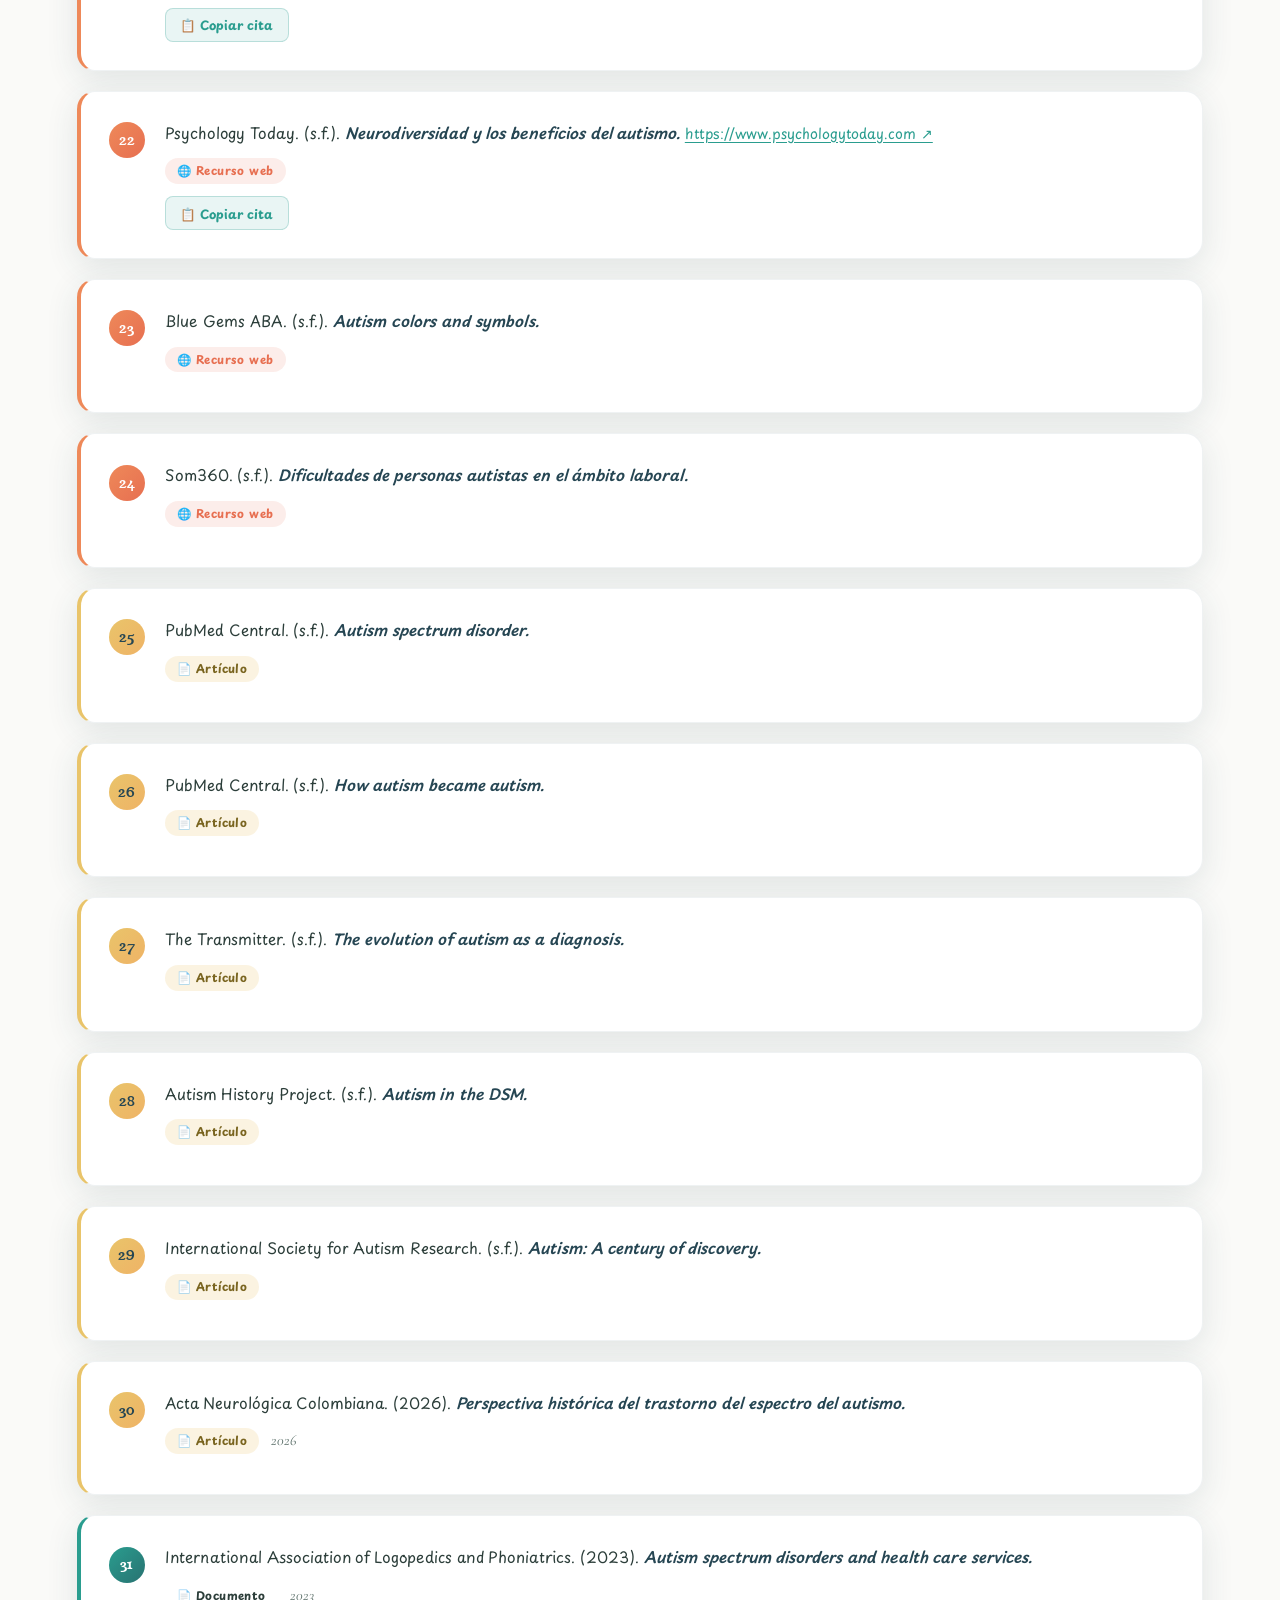
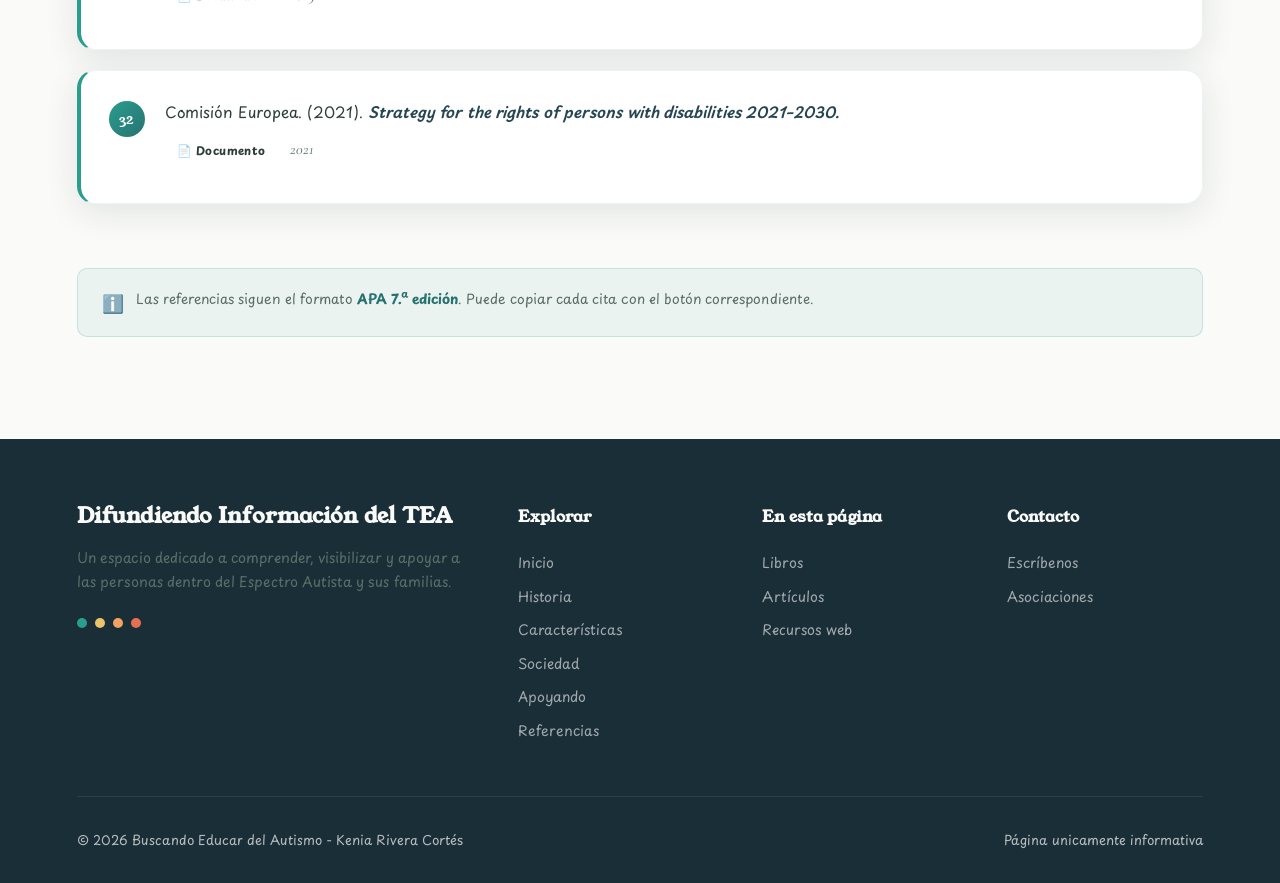
<file: html/referencias.html>
<!DOCTYPE html>
<html lang="es">
<head>
  <meta charset="UTF-8" />
  <meta name="viewport" content="width=device-width, initial-scale=1.0" />
  <title>Referencias — Autismo</title>
  <link rel="stylesheet" href="/css/styles.css" />
  <link rel="stylesheet" href="/css/refe.css" />
  <link href="https://fonts.googleapis.com/css2?family=Young+Serif&family=Cormorant+Garamond:ital,wght@0,300..700;1,300..700&family=Playpen+Sans:wght@100..800&display=swap" rel="stylesheet" />
</head>
<body>

<!-- ============================================================
     NAVBAR
     ============================================================ -->
<nav class="navbar">
  <div class="nav-logo">
    <span class="nav-logo-text">Difundiendo Información del TEA</span>
  </div>
  <ul class="nav-links">
    <li><a href="/html/inicio.html">Inicio</a></li>
    <li><a href="/html/historia.html">Historia</a></li>
    <li><a href="/html/caracteristicasycondiciones.html">Características</a></li>
    <li><a href="/html/sociedad.html">Sociedad</a></li>
    <li><a href="/html/apoyando.html">Apoyando</a></li>
    <li><a href="/html/referencias.html" >Referencias</a></li>
  </ul>
  <button class="nav-toggle"><span></span><span></span><span></span></button>
</nav>

<!-- Mobile menu -->
<nav class="nav-mobile-menu">
  <a href="/html/inicio.html">Inicio</a>
  <a href="/html/historia.html">Historia</a>
  <a href="/html/caracteristicasycondiciones.html">Características</a>
  <a href="/html/sociedad.html">Sociedad</a>
  <a href="/html/apoyando.html">Apoyando</a>
  <a href="/html/referencias.html">Referencias</a>
</nav>

<!-- PAGE HERO -->
<header class="page-hero ref-hero">
  <div class="ref-hero-bg"></div>
  <div class="page-hero-content reveal">
    <span class="section-tag" style="background:rgba(233,196,106,0.2);color:var(--c6);">Bibliografía</span>
    <h1 style="color:white;">Referencias</h1>
    <p style="color:rgba(255,255,255,0.85);">Toda la información encontrada en la página es recolectada de otras fuentes, esta página es meramente informativa, si desea visitar las fuentes de origen estas serian las referencias.</p>
    <p style="color:rgba(255,255,255,0.85);">No todas las referencia están, las paginas más repetidas son las que encontrará aqui, si desea ver las referencias sin citar pero completas puede descargar el PDF.</p>
    <div class="ref-hero-pills">
      <a href="#libros" class="ref-pill">📚 Libros</a>
      <a href="#articulos" class="ref-pill">📄 Artículos</a>
      <a href="#web" class="ref-pill">🌐 Recursos web</a>
      <a href="/docs/Referencias sin citar.pdf" download class="ref-pill">📄 Descargar todas las referencias</a>
    </div>
  </div>
</header>

<!-- ============================================================
     BUSCADOR + FILTROS
     ============================================================ -->
<section class="ref-controls-section">
  <div class="container">
    <div class="ref-controls">
      <div class="ref-search-wrap">
        <span class="ref-search-icon">🔍</span>
        <input
          type="text"
          id="refSearch"
          class="ref-search"
          placeholder="Buscar por autor, título o año…"
          aria-label="Buscar referencias"
        />
        <button class="ref-search-clear" id="refClear" aria-label="Limpiar búsqueda">✕</button>
      </div>
      <div class="ref-filters" role="group" aria-label="Filtrar por tipo">
        <button class="ref-filter active" data-filter="all">Todas</button>
        <button class="ref-filter" data-filter="libro">📚 Libros</button>
        <button class="ref-filter" data-filter="articulo">📄 Artículos</button>
        <button class="ref-filter" data-filter="web">🌐 Web</button>
      </div>
    </div>
    <p class="ref-count" id="refCount">Mostrando <strong>3</strong> referencias</p>
  </div>
</section>

<!-- ============================================================
     LIBROS
     ============================================================ -->
<main class="section" style="padding-top:2rem;">
  <div class="container">

    <div class="ref-group" id="libros">
      <div class="ref-group-header">
        <span class="ref-group-icon"></span>
        <h2 class="ref-group-title">Citas de información</h2>
        <div class="ref-group-line"></div>
      </div>

      <ol class="ref-list" id="refList">

        <!-- REF 1 — Libro -->
        <li class="ref-item" data-type="libro" data-keywords="kanner autismo 1943 disturbances affective contact">
          <div class="ref-number">1</div>
          <div class="ref-body">
            <p class="ref-citation">
              Kanner, L. (1943). <span class="ref-title">Autistic disturbances of affective contact.</span>
              <em>Nervous Child, 2</em>(3), 217–250.
            </p>
            <div class="ref-meta">
              <span class="ref-badge ref-badge--libro">📚 Libro / Artículo fundacional</span>
              <!--<span class="ref-year">1943</span>-->
            </div>
            <!--<p class="ref-note">Primera descripción clínica formal del autismo infantil. Referencia primaria indispensable para comprender el origen del diagnóstico.</p>-->
            <div class="ref-actions">
              <button class="ref-copy-btn" data-ref="Kanner, L. (1943). Autistic disturbances of affective contact. Nervous Child, 2(3), 217–250." aria-label="Copiar cita">
                📋 Copiar cita
              </button>
            </div>
          </div>
        </li>

        <!-- REF 2 — Artículo -->
        <li class="ref-item" data-type="articulo" data-keywords="american psychiatric association dsm-5 2013 diagnostic statistical manual">
          <div class="ref-number">2</div>
          <div class="ref-body">
            <p class="ref-citation">
              American Psychiatric Association. (2013). <span class="ref-title">Diagnostic and statistical manual of mental disorders</span>
              (5.ª ed.). American Psychiatric Publishing.
            </p>
            <div class="ref-meta">
              <span class="ref-badge ref-badge--articulo">📄 Manual diagnóstico</span>
              <!--<span class="ref-year">2013</span>-->
            </div>
            <!--<p class="ref-note">Criterios diagnósticos actuales del Trastorno del Espectro Autista (TEA), utilizados como referencia para la sección de diagnóstico y características.</p>-->
            
            <div class="ref-actions">
              <button class="ref-copy-btn" data-ref="American Psychiatric Association. (2013). Diagnostic and statistical manual of mental disorders (5.ª ed.). American Psychiatric Publishing." aria-label="Copiar cita">
                📋 Copiar cita
              </button>
            </div>
          </div>
        </li>

        <!-- REF 3 — Web -->
        <li class="ref-item" data-type="web" data-keywords="onu naciones unidas 2007 dia mundial autismo resolucion 62 139">
          <div class="ref-number">3</div>
          <div class="ref-body">
            <p class="ref-citation">
              Organización de las Naciones Unidas. (2007, 1 de noviembre).
              <span class="ref-title">Resolución 62/139: Día Mundial de Concienciación sobre el Autismo.</span>
              Asamblea General de la ONU.
              <a class="ref-link" href="https://www.un.org/es/observances/autism-day" target="_blank" rel="noopener noreferrer">
                https://www.un.org/es/observances/autism-day ↗
              </a>
            </p>
            <div class="ref-meta">
              <span class="ref-badge ref-badge--web">🌐 Recurso web</span>
              <!--<span class="ref-year">2007</span>-->
            </div>
            <!--<p class="ref-note">Declaración oficial que estableció el 2 de abril como Día Mundial de Concienciación sobre el Autismo. Fuente primaria para la sección histórica.</p>-->
            
            <div class="ref-actions">
              <button class="ref-copy-btn" data-ref="Organización de las Naciones Unidas. (2007). Resolución 62/139: Día Mundial de Concienciación sobre el Autismo. https://www.un.org/es/observances/autism-day" aria-label="Copiar cita">
                📋 Copiar cita
                <!--</button>
              <a class="ref-visit-btn" href="https://www.un.org/es/observances/autism-day" target="_blank" rel="noopener noreferrer">
                🌐 Visitar fuente
              </a>-->
              
            </div>
          </div>
        </li>

        <!-- REF 4 -->
<li class="ref-item" data-type="web" data-keywords="oms autismo">
  <div class="ref-number">4</div>
  <div class="ref-body">
    <p class="ref-citation">
      Organización Mundial de la Salud. (s.f.).
      <span class="ref-title">Autismo (trastornos del espectro autista).</span>
      <a class="ref-link" href="https://www.who.int/es/news-room/fact-sheets/detail/autism-spectrum-disorders" target="_blank">
        https://www.who.int ↗
      </a>
    </p>
    <div class="ref-meta">
      <span class="ref-badge ref-badge--web">🌐 Recurso web</span>
    </div>
    <div class="ref-actions">
      <button class="ref-copy-btn" data-ref="Organización Mundial de la Salud. Autismo.">📋 Copiar cita</button>
    </div>
  </div>
</li>

<!-- REF 5 -->
<li class="ref-item" data-type="web" data-keywords="autism speaks autismo">
  <div class="ref-number">5</div>
  <div class="ref-body">
    <p class="ref-citation">
      Autism Speaks. (s.f.).
      <span class="ref-title">¿Qué es el autismo?</span>
      <a class="ref-link" href="https://www.autismspeaks.org/what-autism" target="_blank">
        https://www.autismspeaks.org ↗
      </a>
    </p>
    <div class="ref-meta">
      <span class="ref-badge ref-badge--web">🌐 Recurso web</span>
    </div>
    <div class="ref-actions">
      <button class="ref-copy-btn" data-ref="Autism Speaks. ¿Qué es el autismo?">📋 Copiar cita</button>
    </div>
  </div>
</li>

<!-- REF 6 -->
<li class="ref-item" data-type="web" data-keywords="mayo clinic autismo sintomas">
  <div class="ref-number">6</div>
  <div class="ref-body">
    <p class="ref-citation">
      Mayo Clinic. (s.f.).
      <span class="ref-title">Trastorno del espectro autista: síntomas y causas.</span>
      <a class="ref-link" href="https://www.mayoclinic.org/es/diseases-conditions/autism-spectrum-disorder/symptoms-causes/syc-20352928" target="_blank">
        https://www.mayoclinic.org ↗
      </a>
    </p>
    <div class="ref-meta">
      <span class="ref-badge ref-badge--web">🌐 Recurso web</span>
    </div>
    <div class="ref-actions">
      <button class="ref-copy-btn" data-ref="Mayo Clinic. Autismo.">📋 Copiar cita</button>
    </div>
  </div>
</li>

<!-- REF 7 -->
<li class="ref-item" data-type="web" data-keywords="nimh autismo">
  <div class="ref-number">7</div>
  <div class="ref-body">
    <p class="ref-citation">
      National Institute of Mental Health. (s.f.).
      <span class="ref-title">Trastornos del espectro autista.</span>
      <a class="ref-link" href="https://www.nimh.nih.gov/health/publications/espanol/trastornos-del-espectro-autista" target="_blank">
        https://www.nimh.nih.gov ↗
      </a>
    </p>
    <div class="ref-meta">
      <span class="ref-badge ref-badge--web">🌐 Recurso web</span>
    </div>
    <div class="ref-actions">
      <button class="ref-copy-btn" data-ref="NIMH. Autismo.">📋 Copiar cita</button>
    </div>
  </div>
</li>

<!-- REF 8 -->
<li class="ref-item" data-type="web" data-keywords="neurodiversidad">
  <div class="ref-number">8</div>
  <div class="ref-body">
    <p class="ref-citation">
      Child Mind Institute. (s.f.).
      <span class="ref-title">¿Qué es la neurodiversidad?</span>
      <a class="ref-link" href="https://childmind.org/es/articulo/que-es-la-neurodiversidad/" target="_blank">
        https://childmind.org ↗
      </a>
    </p>
    <div class="ref-meta">
      <span class="ref-badge ref-badge--web">🌐 Recurso web</span>
    </div>
    <div class="ref-actions">
      <button class="ref-copy-btn" data-ref="Child Mind Institute. Neurodiversidad.">📋 Copiar cita</button>
    </div>
  </div>
</li>

<!-- REF 9 -->
<li class="ref-item" data-type="articulo" data-keywords="valproato autismo estudio">
  <div class="ref-number">9</div>
  <div class="ref-body">
    <p class="ref-citation">
      Zarate-Lopez, D., et al. (2024).
      <span class="ref-title">Three decades of valproate: A current model for studying autism spectrum disorder.</span>
      <a class="ref-link" href="https://pmc.ncbi.nlm.nih.gov/articles/PMC10783964/" target="_blank">
        https://pmc.ncbi.nlm.nih.gov ↗
      </a>
    </p>
    <div class="ref-meta">
      <span class="ref-badge ref-badge--articulo">📄 Artículo científico</span>
      <span class="ref-year">2024</span>
    </div>
    <div class="ref-actions">
      <button class="ref-copy-btn" data-ref="Zarate-Lopez et al. (2024).">📋 Copiar cita</button>
    </div>
  </div>
</li>

<!-- REF 10 (video como web) -->
<li class="ref-item" data-type="web" data-keywords="youtube neurodiversidad">
  <div class="ref-number">10</div>
  <div class="ref-body">
    <p class="ref-citation">
      YouTube. (2026).
      <span class="ref-title">¿Tienes un trastorno o solo eres diferente? La neurodiversidad.</span>
      <a class="ref-link" href="https://www.youtube.com/watch?v=mYgaF5_fyhU" target="_blank">
        https://youtube.com ↗
      </a>
    </p>
    <div class="ref-meta">
      <span class="ref-badge ref-badge--web">🌐 Recurso web</span>
    </div>
    <div class="ref-actions">
      <button class="ref-copy-btn" data-ref="YouTube. Neurodiversidad.">📋 Copiar cita</button>
    </div>
  </div>
</li>


<!-- REF 11 -->
<li class="ref-item" data-type="web" data-keywords="discapnet enfermedad tipos">
  <div class="ref-number">11</div>
  <div class="ref-body">
    <p class="ref-citation">
      Discapnet. (s.f.).
      <span class="ref-title">Qué es una enfermedad y tipos de enfermedades.</span>
      <a class="ref-link" href="https://www.discapnet.es" target="_blank">https://www.discapnet.es ↗</a>
    </p>
    <div class="ref-meta">
      <span class="ref-badge ref-badge--web">🌐 Recurso web</span>
    </div>
    <div class="ref-actions">
      <button class="ref-copy-btn" data-ref="Discapnet. (s.f.). Enfermedades.">📋 Copiar cita</button>
    </div>
  </div>
</li>

<!-- REF 12 -->
<li class="ref-item" data-type="web" data-keywords="autistica autismo causas mitos">
  <div class="ref-number">12</div>
  <div class="ref-body">
    <p class="ref-citation">
      Autistica. (s.f.).
      <span class="ref-title">Myths and causes - Autism.</span>
      <a class="ref-link" href="https://www.autistica.org.uk" target="_blank">https://www.autistica.org.uk ↗</a>
    </p>
    <div class="ref-meta">
      <span class="ref-badge ref-badge--web">🌐 Recurso web</span>
    </div>
    <div class="ref-actions">
      <button class="ref-copy-btn" data-ref="Autistica. (s.f.). Autism.">📋 Copiar cita</button>
    </div>
  </div>
</li>

<!-- REF 13 -->
<li class="ref-item" data-type="web" data-keywords="ehlers danlos sindrome">
  <div class="ref-number">13</div>
  <div class="ref-body">
    <p class="ref-citation">
      The Ehlers-Danlos Society. (s.f.).
      <span class="ref-title">¿Qué es el síndrome de Ehlers-Danlos (SED)?</span>
      <a class="ref-link" href="https://www.ehlers-danlos.com" target="_blank">https://www.ehlers-danlos.com ↗</a>
    </p>
    <div class="ref-meta">
      <span class="ref-badge ref-badge--web">🌐 Recurso web</span>
    </div>
    <div class="ref-actions">
      <button class="ref-copy-btn" data-ref="Ehlers-Danlos Society.">📋 Copiar cita</button>
    </div>
  </div>
</li>

<!-- REF 14 -->
<li class="ref-item" data-type="web" data-keywords="hipersensibilidad autismo">
  <div class="ref-number">14</div>
  <div class="ref-body">
    <p class="ref-citation">
      Valley Oaks Health. (s.f.).
      <span class="ref-title">Hypersensitivity or hyposensitivity.</span>
      <a class="ref-link" href="https://www.valleyoaks.org/health-hub/hypersensitivity-or-hyposensitivity/" target="_blank">https://www.valleyoaks.org ↗</a>
    </p>
    <div class="ref-meta">
      <span class="ref-badge ref-badge--web">🌐 Recurso web</span>
    </div>
    <div class="ref-actions">
      <button class="ref-copy-btn" data-ref="Valley Oaks Health.">📋 Copiar cita</button>
    </div>
  </div>
</li>

<!-- REF 15 -->
<li class="ref-item" data-type="web" data-keywords="comorbilidades autismo">
  <div class="ref-number">15</div>
  <div class="ref-body">
    <p class="ref-citation">
      Blossom ABA Therapy. (s.f.).
      <span class="ref-title">Entendiendo la lista de comorbilidades del autismo.</span>
      <a class="ref-link" href="https://blossomabatherapy.com" target="_blank">https://blossomabatherapy.com ↗</a>
    </p>
    <div class="ref-meta">
      <span class="ref-badge ref-badge--web">🌐 Recurso web</span>
    </div>
    <div class="ref-actions">
      <button class="ref-copy-btn" data-ref="Blossom ABA Therapy.">📋 Copiar cita</button>
    </div>
  </div>
</li>

<!-- REF 16 -->
<li class="ref-item" data-type="web" data-keywords="dificultades sociales autismo">
  <div class="ref-number">16</div>
  <div class="ref-body">
    <p class="ref-citation">
      KU School of Education. (s.f.).
      <span class="ref-title">Social difficulties in autism.</span>
      <a class="ref-link" href="https://soe.ku.edu" target="_blank">https://soe.ku.edu ↗</a>
    </p>
    <div class="ref-meta">
      <span class="ref-badge ref-badge--web">🌐 Recurso web</span>
    </div>
    <div class="ref-actions">
      <button class="ref-copy-btn" data-ref="KU Education.">📋 Copiar cita</button>
    </div>
  </div>
</li>

<!-- REF 17 -->
<li class="ref-item" data-type="web" data-keywords="autism research institute">
  <div class="ref-number">17</div>
  <div class="ref-body">
    <p class="ref-citation">
      Autism Research Institute. (s.f.).
      <span class="ref-title">Global networks.</span>
      <a class="ref-link" href="https://www.autism.org" target="_blank">https://www.autism.org ↗</a>
    </p>
    <div class="ref-meta">
      <span class="ref-badge ref-badge--web">🌐 Recurso web</span>
    </div>
    <div class="ref-actions">
      <button class="ref-copy-btn" data-ref="Autism Research Institute.">📋 Copiar cita</button>
    </div>
  </div>
</li>

<!-- REF 18 -->
<li class="ref-item" data-type="web" data-keywords="asan autismo">
  <div class="ref-number">18</div>
  <div class="ref-body">
    <p class="ref-citation">
      Autistic Self Advocacy Network. (s.f.).
      <span class="ref-title">About ASAN.</span>
      <a class="ref-link" href="https://autisticadvocacy.org" target="_blank">https://autisticadvocacy.org ↗</a>
    </p>
    <div class="ref-meta">
      <span class="ref-badge ref-badge--web">🌐 Recurso web</span>
    </div>
    <div class="ref-actions">
      <button class="ref-copy-btn" data-ref="ASAN.">📋 Copiar cita</button>
    </div>
  </div>
</li>

<!-- REF 19 -->
<li class="ref-item" data-type="web" data-keywords="autism europe">
  <div class="ref-number">19</div>
  <div class="ref-body">
    <p class="ref-citation">
      Autism Europe. (s.f.).
      <span class="ref-title">Autism Europe.</span>
      <a class="ref-link" href="https://www.autismeurope.org" target="_blank">https://www.autismeurope.org ↗</a>
    </p>
    <div class="ref-meta">
      <span class="ref-badge ref-badge--web">🌐 Recurso web</span>
    </div>
    <div class="ref-actions">
      <button class="ref-copy-btn" data-ref="Autism Europe.">📋 Copiar cita</button>
    </div>
  </div>
</li>

<!-- REF 20 -->
<li class="ref-item" data-type="web" data-keywords="autismo españa">
  <div class="ref-number">20</div>
  <div class="ref-body">
    <p class="ref-citation">
      Autismo España. (s.f.).
      <span class="ref-title">Nuestra identidad.</span>
      <a class="ref-link" href="https://autismo.org.es" target="_blank">https://autismo.org.es ↗</a>
    </p>
    <div class="ref-meta">
      <span class="ref-badge ref-badge--web">🌐 Recurso web</span>
    </div>
    <div class="ref-actions">
      <button class="ref-copy-btn" data-ref="Autismo España.">📋 Copiar cita</button>
    </div>
  </div>
</li>

<!-- REF 21 -->
<li class="ref-item" data-type="web" data-keywords="conectea autismo">
  <div class="ref-number">21</div>
  <div class="ref-body">
    <p class="ref-citation">
      Fundación ConecTEA. (s.f.).
      <span class="ref-title">La participación social de las personas con autismo.</span>
      <a class="ref-link" href="https://www.fundacionconectea.org" target="_blank">https://www.fundacionconectea.org ↗</a>
    </p>
    <div class="ref-meta">
      <span class="ref-badge ref-badge--web">🌐 Recurso web</span>
    </div>
    <div class="ref-actions">
      <button class="ref-copy-btn" data-ref="Fundación ConecTEA.">📋 Copiar cita</button>
    </div>
  </div>
</li>

<!-- REF 22 -->
<li class="ref-item" data-type="web" data-keywords="neurodiversidad beneficios">
  <div class="ref-number">22</div>
  <div class="ref-body">
    <p class="ref-citation">
      Psychology Today. (s.f.).
      <span class="ref-title">Neurodiversidad y los beneficios del autismo.</span>
      <a class="ref-link" href="https://www.psychologytoday.com" target="_blank">https://www.psychologytoday.com ↗</a>
    </p>
    <div class="ref-meta">
      <span class="ref-badge ref-badge--web">🌐 Recurso web</span>
    </div>
    <div class="ref-actions">
      <button class="ref-copy-btn" data-ref="Psychology Today.">📋 Copiar cita</button>
    </div>
  </div>
</li>

<!-- REF 23 -->
<li class="ref-item" data-type="web">
  <div class="ref-number">23</div>
  <div class="ref-body">
    <p class="ref-citation">
      Blue Gems ABA. (s.f.).
      <span class="ref-title">Autism colors and symbols.</span>
    </p>
    <div class="ref-meta">
      <span class="ref-badge ref-badge--web">🌐 Recurso web</span>
    </div>
  </div>
</li>

<!-- REF 24 -->
<li class="ref-item" data-type="web">
  <div class="ref-number">24</div>
  <div class="ref-body">
    <p class="ref-citation">
      Som360. (s.f.).
      <span class="ref-title">Dificultades de personas autistas en el ámbito laboral.</span>
    </p>
    <div class="ref-meta">
      <span class="ref-badge ref-badge--web">🌐 Recurso web</span>
    </div>
  </div>
</li>

<!-- REF 25 -->
<li class="ref-item" data-type="articulo">
  <div class="ref-number">25</div>
  <div class="ref-body">
    <p class="ref-citation">PubMed Central. (s.f.). <span class="ref-title">Autism spectrum disorder.</span></p>
    <div class="ref-meta">
      <span class="ref-badge ref-badge--articulo">📄 Artículo</span>
    </div>
  </div>
</li>

<!-- REF 26 -->
<li class="ref-item" data-type="articulo">
  <div class="ref-number">26</div>
  <div class="ref-body">
    <p class="ref-citation">PubMed Central. (s.f.). <span class="ref-title">How autism became autism.</span></p>
    <div class="ref-meta">
      <span class="ref-badge ref-badge--articulo">📄 Artículo</span>
    </div>
  </div>
</li>

<!-- REF 27 -->
<li class="ref-item" data-type="articulo">
  <div class="ref-number">27</div>
  <div class="ref-body">
    <p class="ref-citation">The Transmitter. (s.f.). <span class="ref-title">The evolution of autism as a diagnosis.</span></p>
    <div class="ref-meta">
      <span class="ref-badge ref-badge--articulo">📄 Artículo</span>
    </div>
  </div>
</li>

<!-- REF 28 -->
<li class="ref-item" data-type="articulo">
  <div class="ref-number">28</div>
  <div class="ref-body">
    <p class="ref-citation">Autism History Project. (s.f.). <span class="ref-title">Autism in the DSM.</span></p>
    <div class="ref-meta">
      <span class="ref-badge ref-badge--articulo">📄 Artículo</span>
    </div>
  </div>
</li>

<!-- REF 29 -->
<li class="ref-item" data-type="articulo">
  <div class="ref-number">29</div>
  <div class="ref-body">
    <p class="ref-citation">International Society for Autism Research. (s.f.). <span class="ref-title">Autism: A century of discovery.</span></p>
    <div class="ref-meta">
      <span class="ref-badge ref-badge--articulo">📄 Artículo</span>
    </div>
  </div>
</li>

<!-- REF 30 -->
<li class="ref-item" data-type="articulo">
  <div class="ref-number">30</div>
  <div class="ref-body">
    <p class="ref-citation">Acta Neurológica Colombiana. (2026). <span class="ref-title">Perspectiva histórica del trastorno del espectro del autismo.</span></p>
    <div class="ref-meta">
      <span class="ref-badge ref-badge--articulo">📄 Artículo</span>
      <span class="ref-year">2026</span>
    </div>
  </div>
</li>

<!-- REF 31 -->
<li class="ref-item" data-type="documento">
  <div class="ref-number">31</div>
  <div class="ref-body">
    <p class="ref-citation">International Association of Logopedics and Phoniatrics. (2023). <span class="ref-title">Autism spectrum disorders and health care services.</span></p>
    <div class="ref-meta">
      <span class="ref-badge">📄 Documento</span>
      <span class="ref-year">2023</span>
    </div>
  </div>
</li>

<!-- REF 32 -->
<li class="ref-item" data-type="documento">
  <div class="ref-number">32</div>
  <div class="ref-body">
    <p class="ref-citation">Comisión Europea. (2021). <span class="ref-title">Strategy for the rights of persons with disabilities 2021–2030.</span></p>
    <div class="ref-meta">
      <span class="ref-badge">📄 Documento</span>
      <span class="ref-year">2021</span>
    </div>
  </div>
</li>

      </ol>

      <!-- Empty state -->
      <div class="ref-empty" id="refEmpty" hidden>
        <span class="ref-empty-icon">🔍</span>
        <p>No se encontraron referencias para esa búsqueda.</p>
        <button class="btn btn-secondary" id="refReset" style="margin-top:1rem;">Ver todas las referencias</button>
      </div>

    </div><!-- end ref-group -->

    <!-- Nota APA -->
    <div class="ref-apa-note reveal">
      <span class="ref-apa-icon">ℹ️</span>
      <p>Las referencias siguen el formato <strong>APA 7.ª edición</strong>. Puede copiar cada cita con el botón correspondiente.</p>
    </div>

  </div>
</main>

<!-- FOOTER -->
<footer>
  <div class="footer-grid">
    <div class="footer-brand">
      <h3>Difundiendo Información del TEA</h3>
      <p>Un espacio dedicado a comprender, visibilizar y apoyar a las personas dentro del Espectro Autista y sus familias.</p>
      <div class="footer-dots">
        <div class="footer-dot" style="background:var(--c3)"></div>
        <div class="footer-dot" style="background:var(--c6)"></div>
        <div class="footer-dot" style="background:var(--c8)"></div>
        <div class="footer-dot" style="background:var(--c10)"></div>
      </div>
    </div>
    <div class="footer-col">
      <h5>Explorar</h5>
      <a href="/html/inicio.html">Inicio</a>
      <a href="/html/historia.html">Historia</a>
      <a href="/html/caracteristicasycondiciones.html">Características</a>
      <a href="/html/sociedad.html">Sociedad</a>
      <a href="/html/apoyando.html">Apoyando</a>
      <a href="/html/referencias.html">Referencias</a>
    </div>
    <div class="footer-col">
      <h5>En esta página</h5>
      <a href="#libros">Libros</a>
      <a href="#articulos">Artículos</a>
      <a href="#web">Recursos web</a>
    </div>
    <div class="footer-col">
      <h5>Contacto</h5>
      <a href="apoyando.html#contacto">Escríbenos</a>
      <a href="apoyando.html#asociaciones">Asociaciones</a>
    </div>
  </div>
  <div class="footer-bottom">
    <span>© 2026 Buscando Educar del Autismo - Kenia Rivera Cortés</span>
    <span>Página unicamente informativa</span>
  </div>
</footer>

<button class="back-to-top" aria-label="Volver arriba">↑</button>

<script src="/js/main.js"></script>
<script src="/js/refe.js"></script>
</body>
</html>
</file>
<file: css/infinito.css>
@import url('https://fonts.googleapis.com/css2?family=Cormorant+Garamond:ital,wght@0,300..700;1,300..700&family=Young+Serif&display=swap');
/*Fuente qe importe de otra pagina*/
*, *::before, *::after {
  margin: 0;
  padding: 0;
  box-sizing: border-box;
}

body {
  background: #ffedd7;
  display: flex;
  align-items: center;
  justify-content: center;
  min-height: 100vh;
  min-height: 100dvh;
  overflow: hidden;
  font-family: "Playpen Sans", cursive;
}

body::before {
  content: '';
  position: fixed;
  inset: 0;
  background: radial-gradient(ellipse at center, #2a9d8f 0%, #1a2e38 100%);
  z-index: 0;
}

.scene {
  position: relative;
  z-index: 1;
  display: flex;
  flex-direction: column;
  align-items: center;
  justify-content: center;
  gap: clamp(8px, 2vw, 16px);
  padding: clamp(16px, 4vw, 40px);
  width: 100%;
  max-width: 800px;
}

#infinityCanvas {
  display: block;
  width: 100%;
  height: auto;
  max-width: 700px;
}

.text-top,
.text-bottom {
  opacity: 0;
  text-align: center;
  color: #fcf4f0;
  will-change: opacity;
  width: 100%;
  max-width: 700px;
  padding: 0 clamp(8px, 3vw, 24px);
}

.text-top {
  font-size: clamp(0.8rem, 5.8vw, 1.80rem);
  font-weight: 300;
  text-transform: uppercase;
  letter-spacing: clamp(0.1em, 0.8vw, 0.22em);
  line-height: 1.5;
}

.text-bottom {
  font-size: clamp(0.8rem, 3.7vw, 1.90rem);
  font-weight: 400;
  font-style: italic;
  letter-spacing: 0.04em;
  line-height: 1.4;
}

.label {
  display: none;
}
</file>
<file: css/styles.css>
@import url('https://fonts.googleapis.com/css2?family=Young+Serif&family=Cormorant+Garamond:ital,wght@0,300..700;1,300..700&family=Playpen+Sans:wght@100..800&display=swap');

/* ============================================================
   CSS VARIABLES & RESET
   ============================================================ */
:root {
  --c1: #264653;
  --c2: #287271;
  --c3: #2a9d8f;
  --c4: #8ab17d;
  --c5: #babb74;
  --c6: #e9c46a;
  --c7: #efb366;
  --c8: #f4a261;
  --c9: #ee8959;
  --c10: #e76f51;
  --white: #fafaf8;
  --cream: #f5f0e8;
  --dark: #1a2e38;
  --text: #2c3e3a;
  --text-light: #5a6e68;
  --shadow: 0 8px 32px rgba(38,70,83,0.12);
  --shadow-lg: 0 16px 48px rgba(38,70,83,0.18);
  --radius: 18px;
  --radius-sm: 10px;
  --font-title: 'Young Serif', Georgia, serif;
  --font-body: 'Playpen Sans', cursive, sans-serif;
  --font-accent: 'Cormorant Garamond', Georgia, serif;
  --transition: all 0.35s cubic-bezier(0.4,0,0.2,1);
}

*, *::before, *::after {
  box-sizing: border-box;
  margin: 0;
  padding: 0;
}

html {
  scroll-behavior: smooth;
  font-size: 16px;
}

body {
  font-family: var(--font-body);
  background: var(--white);
  color: var(--text);
  line-height: 1.7;
  overflow-x: hidden;
  
}

img { max-width: 100%; display: block; }
a { text-decoration: none; color: inherit; }
ul { list-style: none; }
button { border: none; cursor: pointer; font-family: var(--font-body); }

/* ============================================================
   Letras y Tipografia
   ============================================================ */
h1, h2, h3, h4 {
  font-family: var(--font-title);
  line-height: 1.2;
  color: var(--c1);
}

h1 { font-size: clamp(2.2rem, 5vw, 4rem); }
h2 { font-size: clamp(1.8rem, 3.5vw, 2.8rem); }
h3 { font-size: clamp(1.3rem, 2.5vw, 1.9rem); }
h4 { font-size: clamp(1.1rem, 2vw, 1.4rem); }

p {
  font-family: var(--font-body);
  font-size: clamp(0.9rem, 1.5vw, 1.05rem);
  color: var(--text-light);
  line-height: 1.8;
}

.accent-text {
  font-family: var(--font-accent);
  font-style: italic;
  font-size: 1.2em;
}

/* ============================================================
   NAVBAR
   ============================================================ */
.navbar {
  position: fixed;
  top: 0; left: 0; right: 0;
  z-index: 1000;
  background: rgba(38,70,83,0.95);
  backdrop-filter: blur(16px);
  -webkit-backdrop-filter: blur(16px);
  padding: 0 2rem;
  height: 68px;
  display: flex;
  align-items: center;
  justify-content: space-between;
  box-shadow: 0 2px 20px rgba(38,70,83,0.3);
  transition: var(--transition);
}

.navbar.scrolled {
  height: 58px;
  background: rgba(26,46,56,0.98);
}
/*Quitar*/
.nav-logo {
  display: flex;
  align-items: center;
  gap: 0.75rem;
}

.nav-logo-icon {
  width: 36px; height: 36px;
  background: linear-gradient(135deg, var(--c6), var(--c10));
  border-radius: 50%;
  display: flex; align-items: center; justify-content: center;
  font-size: 1.1rem;
}

.nav-logo-text {
  font-family: var(--font-title);
  font-size: 1.25rem;
  color: var(--white);
  letter-spacing: 0.02em;
}

.nav-links {
  display: flex;
  align-items: center;
  gap: 0.25rem;
}

.nav-links a {
  color: rgba(250,250,248,0.85);
  font-family: var(--font-body);
  font-size: 0.88rem;
  font-weight: 500;
  padding: 0.5rem 1rem;
  border-radius: 8px;
  transition: var(--transition);
  position: relative;
}

.nav-links a:hover,
.nav-links a.active {
  color: var(--c6);
  background: rgba(233,196,106,0.1);
}

.nav-links a.active::after {
  content: '';
  position: absolute;
  bottom: 2px; left: 50%;
  transform: translateX(-50%);
  width: 4px; height: 4px;
  border-radius: 50%;
  background: var(--c6);
}

.nav-cta {
  background: linear-gradient(135deg, var(--c8), var(--c10)) !important;
  color: var(--white) !important;
  padding: 0.5rem 1.25rem !important;
  border-radius: 50px !important;
  font-weight: 600 !important;
}

.nav-cta:hover {
  background: linear-gradient(135deg, var(--c7), var(--c9)) !important;
  transform: translateY(-1px);
  box-shadow: 0 4px 12px rgba(231,111,81,0.35);
}

/* Hamburger */
.nav-toggle {
  display: none;
  flex-direction: column;
  gap: 5px;
  background: none;
  padding: 8px;
  border-radius: 8px;
  transition: var(--transition);
}

.nav-toggle span {
  display: block;
  width: 24px; height: 2px;
  background: var(--white);
  border-radius: 2px;
  transition: var(--transition);
}

.nav-toggle.open span:nth-child(1) { transform: translateY(7px) rotate(45deg); }
.nav-toggle.open span:nth-child(2) { opacity: 0; transform: scaleX(0); }
.nav-toggle.open span:nth-child(3) { transform: translateY(-7px) rotate(-45deg); }

.nav-mobile-menu {
  display: none;
  position: fixed;
  top: 68px; left: 0; right: 0; bottom: 0;
  background: rgba(26,46,56,0.98);
  backdrop-filter: blur(20px);
  z-index: 999;
  flex-direction: column;
  align-items: center;
  justify-content: center;
  gap: 1.5rem;
  opacity: 0;
  transform: translateY(-10px);
  transition: var(--transition);
  pointer-events: none;
}

.nav-mobile-menu.open {
  display: flex;
  opacity: 1;
  transform: translateY(0);
  pointer-events: all;
}

.nav-mobile-menu a {
  color: var(--white);
  font-family: var(--font-title);
  font-size: clamp(1.5rem, 4vw, 2rem);
  transition: var(--transition);
  position: relative;
}

.nav-mobile-menu a::after {
  content: '';
  position: absolute;
  bottom: -4px; left: 0;
  width: 0; height: 2px;
  background: var(--c6);
  transition: width 0.3s ease;
}

.nav-mobile-menu a:hover { color: var(--c6); }
.nav-mobile-menu a:hover::after { width: 100%; }

/* ============================================================
   CAROUSEL
   ============================================================ */
.carousel {
  position: relative;
  width: 100%;
  height: 100vh;
  min-height: 600px;
  overflow: hidden;
  margin-top: 0;
}

.carousel-track {
  display: flex;
  height: 100%;
  transition: transform 0.8s cubic-bezier(0.77,0,0.18,1);
  will-change: transform;
}

.carousel-slide {
  min-width: 100%;
  height: 100%;
  position: relative;
  display: flex;
  align-items: center;
  justify-content: center;
  overflow: hidden;
}

.slide-bg {
  position: absolute;
  inset: 0;
  z-index: 0;
  background-size: cover;
  background-position: center;
  background-repeat: no-repeat;
}

/* IMÁGENES DE FONDO */
.slide-1 .slide-bg { 
  background-image: linear-gradient(rgba(0,0,0,0.4), rgba(0,0,0,0.6)), 
                    url('/img/pared-cuadros-de-color.jpg');
}
.slide-2 .slide-bg { 
  background-image: linear-gradient(rgba(0,0,0,0.4), rgba(0,0,0,0.6)), 
                    url('/img/tunel-color-neon.jpg');
}
.slide-3 .slide-bg { 
  background-image: linear-gradient(rgba(0,0,0,0.4), rgba(0,0,0,0.6)), 
                    url('/img/multitud-celerando.jpg');
}
.slide-4 .slide-bg { 
  background-image: linear-gradient(rgba(0,0,0,0.4), rgba(0,0,0,0.6)), 
                    url('/img/todos-unidos.jpg');
}
.slide-5 .slide-bg { 
  background-image: linear-gradient(rgba(0,0,0,0.4), rgba(0,0,0,0.6)), 
                    url('/img/noñi-manos-feliz.jpg');
}

.slide-overlay {
  position: absolute;
  inset: 0;
  background: rgba(0,0,0,0.35); /* Oscurece más para mejor legibilidad */
  z-index: 1;
}

/* Elimina los shapes decorativos */
.slide-shape {
  display: none;
}

.slide-content {
  position: relative;
  z-index: 2;
  text-align: center;
  padding: 2rem;
  max-width: 860px;
  color: var(--white);
}

.slide-tag {
  display: inline-block;
  background: rgba(255,255,255,0.2);
  backdrop-filter: blur(8px);
  border: 1px solid rgba(255,255,255,0.3);
  color: var(--white);
  font-family: var(--font-body);
  font-size: 0.8rem;
  font-weight: 600;
  letter-spacing: 0.12em;
  text-transform: uppercase;
  padding: 0.4rem 1.2rem;
  border-radius: 50px;
  margin-bottom: 1.5rem;
}

.slide-content h1, .slide-content h2 {
  color: var(--white);
  margin-bottom: 1rem;
  text-shadow: 0 4px 30px rgba(0,0,0,0.6); /* Sombra más fuerte */
}

.slide-content p {
  color: rgba(255,255,255,0.95);
  font-size: clamp(1rem, 2vw, 1.2rem);
  max-width: 600px;
  margin: 0 auto 2rem;
  text-shadow: 0 2px 10px rgba(0,0,0,0.5);
}

.slide-btn {
  display: inline-block;
  background: rgba(255,255,255,0.2);
  backdrop-filter: blur(8px);
  border: 2px solid rgba(255,255,255,0.5);
  color: var(--white);
  font-family: var(--font-body);
  font-weight: 600;
  font-size: 0.95rem;
  padding: 0.8rem 2rem;
  border-radius: 50px;
  transition: var(--transition);
  cursor: pointer;
  text-decoration: none;
}

.slide-btn:hover {
  background: rgba(255,255,255,0.35);
  border-color: rgba(255,255,255,0.8);
  transform: translateY(-2px);
}

/* Carousel Controls */
.carousel-prev, .carousel-next {
  position: absolute;
  top: 50%; transform: translateY(-50%);
  z-index: 10;
  background: rgba(255,255,255,0.25);
  backdrop-filter: blur(12px);
  border: 2px solid rgba(255,255,255,0.5);
  color: white;
  width: 56px; height: 56px;
  border-radius: 50%;
  font-size: 1.4rem;
  display: flex; align-items: center; justify-content: center;
  transition: var(--transition);
}

.carousel-prev { left: 2rem; }
.carousel-next { right: 2rem; }

.carousel-prev:hover, .carousel-next:hover {
  background: rgba(255,255,255,0.4);
  border-color: rgba(255,255,255,0.8);
  transform: translateY(-50%) scale(1.1);
}

.carousel-dots {
  position: absolute;
  bottom: 2.5rem; left: 50%;
  transform: translateX(-50%);
  z-index: 10;
  display: flex;
  gap: 0.8rem;
}

.carousel-dot {
  width: 12px; height: 12px;
  border-radius: 50%;
  background: rgba(255,255,255,0.5);
  border: 2px solid rgba(255,255,255,0.7);
  cursor: pointer;
  transition: var(--transition);
}

.carousel-dot.active {
  background: var(--white);
  transform: scale(1.4);
  box-shadow: 0 0 10px rgba(255,255,255,0.8);
}

.carousel-progress {
  position: absolute;
  bottom: 0; left: 0;
  height: 5px;
  background: rgba(255,255,255,0.25);
  z-index: 10;
  width: 100%;
}

.carousel-progress-bar {
  height: 100%;
  background: linear-gradient(90deg, var(--c6), var(--c8));
  width: 0%;
  transition: width 0.1s linear;
  box-shadow: 0 0 10px rgba(233, 196, 106, 0.6);
}
/* ============================================================
   SECTIONS GENERAL
   ============================================================ */
.section {
  padding: clamp(4rem, 8vw, 8rem) clamp(1.5rem, 6vw, 6rem);
}

.section-tag {
  display: inline-block;
  font-family: var(--font-body);
  font-size: 0.78rem;
  font-weight: 700;
  letter-spacing: 0.15em;
  text-transform: uppercase;
  color: var(--c3);
  background: rgba(42,157,143,0.1);
  padding: 0.35rem 1rem;
  border-radius: 50px;
  margin-bottom: 1rem;
}

.section-header {
  max-width: 720px;
  margin-bottom: 3rem;
}

.section-header h2 { margin-bottom: 1rem; }

.section-divider {
  width: 60px; height: 4px;
  background: linear-gradient(90deg, var(--c6), var(--c10));
  border-radius: 2px;
  margin: 1rem 0;
}

.container {
  max-width: 1280px;
  margin: 0 auto;
}

/* ============================================================
   INFO CARDS
   ============================================================ */
.cards-grid {
  display: grid;
  grid-template-columns: repeat(auto-fit, minmax(280px, 1fr));
  gap: 1.5rem;
  
}

.card {
  background: var(--white);
  border-radius: var(--radius);
  padding: 2rem;
  box-shadow: var(--shadow);
  border: 1px solid rgba(38,70,83,0.08);
  transition: var(--transition);
  position: relative;
  overflow: hidden;
}

.card::before {
  content: '';
  position: absolute;
  top: 0; left: 0; right: 0;
  height: 4px;
  background: linear-gradient(90deg, var(--card-color, var(--c3)), var(--card-color2, var(--c5)));
}

.card:hover {
  transform: translateY(-6px);
  box-shadow: var(--shadow-lg);
}

.card-icon {
  width: 60px; height: 60px;
  border-radius: 14px;
  display: flex; align-items: center; justify-content: center;
  font-size: 1.4rem;
  margin-bottom: 1.25rem;
  background: var(--card-icon-bg, rgba(42,157,143,0.12));
}
.card-icon img{
    width: 52px; 
    border-radius: 30%;
}

.card h4 { margin-bottom: 0.75rem; color: var(--c1); }
.card p { font-size: 0.9rem; }

.card-link {
  display: inline-flex;
  align-items: center;
  gap: 0.5rem;
  margin-top: 1.25rem;
  font-family: var(--font-body);
  font-size: 0.85rem;
  font-weight: 700;
  color: var(--c3);
  transition: var(--transition);
}

.card-link:hover { gap: 0.75rem; color: var(--c2); }

/* ============================================================
   2 en 1 (imagen + texto)
   ============================================================ */
.split-section {
  display: grid;
  grid-template-columns: 1fr 1fr;
  gap: 4rem;
  align-items: center;
  padding: clamp(3rem, 6vw, 6rem) clamp(1.5rem, 6vw, 6rem);
}

.split-section.reverse { direction: rtl; }
.split-section.reverse > * { direction: ltr; }

.split-visual {
  position: relative;
}

.split-image-placeholder {
  width: 100%;
  aspect-ratio: 4/3;
  border-radius: var(--radius);
  background: linear-gradient(135deg, var(--c2), var(--c4));
  display: flex;
  flex-direction: column;
  align-items: center;
  justify-content: center;
  color: white;
  font-size: 3rem;
  position: relative;
  overflow: hidden;
}

.split-image-placeholder::after {
  content: '';
  position: absolute;
  inset: 0;
  background: linear-gradient(135deg, transparent 40%, rgba(255,255,255,0.1));
}

.split-badge {
  position: absolute;
  bottom: -1rem; right: -1rem;
  background: var(--white);
  border-radius: var(--radius-sm);
  padding: 1rem 1.5rem;
  box-shadow: var(--shadow-lg);
  font-family: var(--font-title);
  font-size: 0.9rem;
  color: var(--c1);
}

.split-badge strong {
  display: block;
  font-size: 1.8rem;
  color: var(--c10);
}

/* ============================================================
   Hero
   ============================================================ */
.highlight-band {
  background: linear-gradient(135deg, var(--c1), var(--c2));
  padding: 5rem clamp(1.5rem, 6vw, 6rem);
  text-align: center;
  color: white;
  position: relative;
  overflow: hidden;
}

.highlight-band::before {
  content: '';
  position: absolute;
  width: 600px; height: 600px;
  border-radius: 50%;
  background: rgba(255,255,255,0.04);
  top: -200px; right: -100px;
}

.highlight-band h2 { color: white; margin-bottom: 1rem; }
.highlight-band p { color: rgba(255,255,255,0.8); max-width: 650px; margin: 0 auto 2rem; }

/* ============================================================
   Botones
   ============================================================ */
.btn {
  display: inline-flex;
  align-items: center;
  gap: 0.5rem;
  font-family: var(--font-body);
  font-weight: 700;
  font-size: 0.9rem;
  padding: 0.8rem 1.8rem;
  border-radius: 50px;
  transition: var(--transition);
  cursor: pointer;
  border: 2px solid transparent;
}

.btn-primary {
  background: linear-gradient(135deg, var(--c3), var(--c2));
  color: white;
}
.btn-primary:hover {
  background: linear-gradient(135deg, var(--c2), var(--c1));
  transform: translateY(-2px);
  box-shadow: 0 8px 20px rgba(42,157,143,0.3);
}

.btn-secondary {
  background: transparent;
  border-color: var(--c3);
  color: var(--c3);
}
.btn-secondary:hover {
  background: var(--c3);
  color: white;
  transform: translateY(-2px);
}

.btn-light {
  background: white;
  color: var(--c1);
}
.btn-light:hover {
  background: var(--cream);
  transform: translateY(-2px);
}

.btn-warm {
  background: linear-gradient(135deg, var(--c8), var(--c10));
  color: white;
}
.btn-warm:hover {
  background: linear-gradient(135deg, var(--c7), var(--c9));
  transform: translateY(-2px);
  box-shadow: 0 8px 20px rgba(231,111,81,0.3);
}

/* ============================================================
   FOooter
   ============================================================ */
footer {
  background: var(--dark);
  color: rgba(250,250,248,0.7);
  padding: 4rem clamp(1.5rem, 6vw, 6rem) 2rem;
}

.footer-grid {
  display: grid;
  grid-template-columns: 2fr 1fr 1fr 1fr;
  gap: 3rem;
  margin-bottom: 3rem;
}

.footer-brand h3 { color: var(--white); margin-bottom: 1rem; font-size: 1.4rem; }
.footer-brand p { font-size: 0.88rem; line-height: 1.7; margin-bottom: 1.5rem; }

.footer-col h5 {
  font-family: var(--font-title);
  color: var(--white);
  font-size: 1rem;
  margin-bottom: 1rem;
}

.footer-col a {
  display: block;
  color: rgba(250,250,248,0.6);
  font-size: 0.88rem;
  padding: 0.3rem 0;
  transition: var(--transition);
}
.footer-col a:hover { color: var(--c6); padding-left: 4px; }

.footer-bottom {
  border-top: 1px solid rgba(255,255,255,0.08);
  padding-top: 2rem;
  display: flex;
  justify-content: space-between;
  align-items: center;
  flex-wrap: wrap;
  gap: 1rem;
  font-size: 0.82rem;
}

.footer-dots {
  display: flex; gap: 0.5rem;
}

.footer-dot {
  width: 10px; height: 10px;
  border-radius: 50%;
}

/* ============================================================
   TIMELINE (Historia.html)
   ============================================================ */
.timeline-container {
  position: relative;
  max-width: 1000px;
  margin: 0 auto;
  padding: 2rem 0;
}

.timeline-line {
  position: absolute;
  left: 50%; top: 0; bottom: 0;
  width: 2px;
  background: linear-gradient(180deg, var(--c3), var(--c6), var(--c10));
  transform: translateX(-50%);
}

.timeline-item {
  display: grid;
  grid-template-columns: 1fr 60px 1fr;
  align-items: start;
  margin-bottom: 3rem;
  position: relative;
}

.timeline-item:nth-child(even) .timeline-content-left { order: 3; }
.timeline-item:nth-child(even) .timeline-center { order: 2; }
.timeline-item:nth-child(even) .timeline-content-right { order: 1; }

.timeline-center {
  display: flex;
  align-items: center;
  justify-content: center;
  position: relative;
  z-index: 2;
}

.timeline-btn {
  width: 48px; height: 48px;
  border-radius: 50%;
  border: 3px solid var(--c3);
  background: var(--white);
  color: var(--c1);
  font-family: var(--font-title);
  font-size: 0.75rem;
  font-weight: 700;
  cursor: pointer;
  transition: var(--transition);
  display: flex; align-items: center; justify-content: center;
  box-shadow: 0 4px 12px rgba(42,157,143,0.25);
}

.timeline-btn:hover, .timeline-btn.active {
  background: var(--c3);
  color: white;
  transform: scale(1.15);
  box-shadow: 0 6px 20px rgba(42,157,143,0.4);
}

.timeline-content-left, .timeline-content-right {
  padding: 0 1.5rem;
}

.timeline-card {
  background: var(--white);
  border-radius: var(--radius);
  padding: 1.5rem;
  box-shadow: var(--shadow);
  border: 1px solid rgba(38,70,83,0.08);
  display: none;
  animation: fadeIn 0.3s ease;
}

.timeline-card.open { display: block; }

@keyframes fadeIn {
  from { opacity: 0; transform: translateY(-8px); }
  to { opacity: 1; transform: translateY(0); }
}

.timeline-year {
  font-family: var(--font-accent);
  font-size: 2rem;
  font-style: italic;
  color: var(--c3);
  font-weight: 600;
  margin-bottom: 0.5rem;
}

.timeline-card h4 { margin-bottom: 0.5rem; font-size: 1.1rem; }
.timeline-card p { font-size: 0.88rem; }

/* ============================================================
   Mitos y perjuicios
   ============================================================ */
.mitos-grid {
  display: grid;
  grid-template-columns: 1fr 1fr;
  gap: 2.5rem;
  align-items: start;
}

.mitos-col-header {
  display: flex;
  align-items: center;
  gap: 0.75rem;
  margin-bottom: 1.5rem;
  padding-bottom: 1rem;
  border-bottom: 3px solid var(--col-color, var(--c3));
}

.mitos-col-icon { font-size: 1.5rem; }

.mitos-col-header h3 {
  font-family: var(--font-title);
  font-size: 1.4rem;
  color: var(--c1);
  margin: 0;
}

.mitos-list {
  display: flex;
  flex-direction: column;
  gap: 1rem;
  list-style: none;
  padding: 0;
}

.mito-item {
  display: flex;
  gap: 1rem;
  align-items: flex-start;
  background: white;
  border-radius: var(--radius-sm);
  padding: 1.25rem;
  box-shadow: 0 2px 10px rgba(38,70,83,0.07);
  border-left: 3px solid var(--c3);
  transition: var(--transition);
}

.mito-item:hover { transform: translateX(4px); }

.mito-item--prejuicio { border-left-color: var(--c8); }

.mito-icon {
  flex-shrink: 0;
  width: 28px; height: 28px;
  border-radius: 50%;
  display: flex; align-items: center; justify-content: center;
  font-size: 0.8rem;
  font-weight: 900;
  margin-top: 0.1rem;
}

.mito-icon--false {
  background: rgba(231,111,81,0.12);
  color: var(--c10);
}

.mito-icon--warn {
  background: rgba(239,179,102,0.2);
  color: #a06a10;
}

.mito-item h5 {
  font-family: var(--font-title);
  font-size: 0.95rem;
  color: var(--c1);
  margin-bottom: 0.4rem;
}

.mito-item p { font-size: 0.85rem; margin: 0; }

@media (max-width: 768px) {
  .mitos-grid { grid-template-columns: 1fr; }
}
/* ============================================================
   Tarjetas Retraibles
   ============================================================ */
.accordion {
  border-radius: var(--radius);
  overflow: hidden;
  border: 1px solid rgba(38,70,83,0.1);
  margin-bottom: 1rem;
}

.accordion-header {
  display: flex;
  justify-content: space-between;
  align-items: center;
  padding: 1.25rem 1.5rem;
  background: var(--white);
  cursor: pointer;
  transition: var(--transition);
  border-bottom: 1px solid rgba(38,70,83,0.08);
}

.accordion-header:hover { background: rgba(42,157,143,0.04); }

.accordion-header h4 { margin: 0; font-size: 1.1rem; }

.accordion-icon {
  width: 28px; height: 28px;
  border-radius: 50%;
  background: rgba(42,157,143,0.1);
  color: var(--c3);
  display: flex; align-items: center; justify-content: center;
  font-size: 1rem;
  transition: var(--transition);
  flex-shrink: 0;
}

.accordion.open .accordion-icon { transform: rotate(45deg); background: var(--c3); color: white; }

.accordion-body {
  max-height: 0;
  overflow: hidden;
  transition: max-height 0.4s cubic-bezier(0.4,0,0.2,1);
  background: rgba(42,157,143,0.03);
}

.accordion.open .accordion-body { max-height: 600px; }

.accordion-body-inner {
  padding: 1.5rem;
}

/* ============================================================
   MODAL
   ============================================================ */
.modal-overlay {
  position: fixed;
  inset: 0;
  background: rgba(26,46,56,0.7);
  backdrop-filter: blur(8px);
  z-index: 2000;
  display: none;
  align-items: center;
  justify-content: center;
  padding: 2rem;
}

.modal-overlay.open { display: flex; }

.modal {
  background: var(--white);
  border-radius: var(--radius);
  padding: 2.5rem;
  max-width: 560px;
  width: 100%;
  position: relative;
  animation: modalIn 0.35s cubic-bezier(0.34,1.56,0.64,1);
  box-shadow: 0 24px 60px rgba(38,70,83,0.25);
}

@keyframes modalIn {
  from { opacity: 0; transform: scale(0.85) translateY(20px); }
  to { opacity: 1; transform: scale(1) translateY(0); }
}

.modal-close {
  position: absolute;
  top: 1rem; right: 1rem;
  width: 36px; height: 36px;
  border-radius: 50%;
  background: rgba(38,70,83,0.08);
  color: var(--c1);
  font-size: 1.1rem;
  display: flex; align-items: center; justify-content: center;
  transition: var(--transition);
}

.modal-close:hover { background: var(--c10); color: white; }

/* ============================================================
   TAG BADGES
   ============================================================ */
.badge {
  display: inline-block;
  font-family: var(--font-body);
  font-size: 0.75rem;
  font-weight: 700;
  padding: 0.25rem 0.75rem;
  border-radius: 50px;
  letter-spacing: 0.05em;
}

.badge-teal { background: rgba(42,157,143,0.15); color: var(--c3); }
.badge-yellow { background: rgba(233,196,106,0.25); color: #8a7230; }
.badge-red { background: rgba(231,111,81,0.15); color: var(--c10); }
.badge-green { background: rgba(138,177,125,0.2); color: #4a7a3d; }

/* ============================================================
   PAGE HERO
   ============================================================ */
.page-hero {
  min-height: 50vh;
  display: flex;
  align-items: center;
  padding: 8rem clamp(1.5rem, 6vw, 6rem) 4rem;
  position: relative;
  overflow: hidden;
}

.page-hero-content {
  position: relative;
  z-index: 2;
  max-width: 780px;
}

.page-hero-content h1 { margin-bottom: 1.25rem; }
.page-hero-content p { font-size: 1.1rem; max-width: 580px; margin-bottom: 2rem; }

/* ============================================================
   COLOR CHIP & SYMBOL CARDS
   ============================================================ */
.symbol-card {
  background: var(--white);
  border-radius: var(--radius);
  overflow: hidden;
  box-shadow: var(--shadow);
  transition: var(--transition);
}

.symbol-card:hover { transform: translateY(-4px); box-shadow: var(--shadow-lg); }

.symbol-card-top {
  height: 100px;
  display: flex; align-items: center; justify-content: center;
  font-size: 3rem;
}

.symbol-card-body { padding: 1.5rem; }
.symbol-card-body h4 { margin-bottom: 0.5rem; }
.symbol-card-body p { font-size: 0.88rem; }

/* ============================================================
   PERSON CARD (Personajes)
   ============================================================ */
.person-card {
  background: var(--white);
  border-radius: var(--radius);
  padding: 2rem;
  box-shadow: var(--shadow);
  text-align: center;
  transition: var(--transition);
  border: 1px solid rgba(38,70,83,0.06);
}

.person-card:hover { transform: translateY(-4px); box-shadow: var(--shadow-lg); }

.person-avatar {
  width: 100px; height: 100px;
  border-radius: 50%;
  margin: 0 auto 1rem;
  display: flex; align-items: center; justify-content: center;
  font-size: 2.2rem;
  background: linear-gradient(135deg, var(--c3), var(--c2));
  color: white;
}
.person-avatar img {
    width: 90px; height: 90px;
    border-radius: 50%;
}

.person-card h4 { margin-bottom: 0.5rem; }
.person-card .badge { margin-bottom: 0.75rem; }
.person-card p { font-size: 0.88rem; }

.cards-grid {
  display: flex;
  gap: 1.5rem;
  overflow-x: auto;
  padding: 1rem;
  scroll-snap-type: x mandatory;
}

.person-card {
  flex: 0 0 400px; /* Ancho fijo */
  scroll-snap-align: center;
}
/* ============================================================
   EXPERIENCE WALL
   ============================================================ */
.experience-card {
  background: var(--white);
  border-radius: var(--radius);
  padding: 1.75rem;
  box-shadow: var(--shadow);
  border-left: 4px solid var(--c3);
  transition: var(--transition);
}

.experience-card:hover { transform: translateX(4px); }

.experience-meta {
  display: flex;
  gap: 0.75rem;
  align-items: center;
  margin-bottom: 1rem;
}

.experience-avatar {
  width: 40px; height: 40px;
  border-radius: 50%;
  background: linear-gradient(135deg, var(--c6), var(--c8));
  display: flex; align-items: center; justify-content: center;
  font-size: 1.2rem;
  flex-shrink: 0;
}

.experience-name { font-family: var(--font-title); font-size: 1rem; color: var(--c1); }
.experience-date { font-size: 0.78rem; color: var(--text-light); }

/* ============================================================
   FORM
   ============================================================ */


/* ============================================================
   RESPONSIVE
   ============================================================ */
@media (max-width: 1024px) {
  .footer-grid { grid-template-columns: 1fr 1fr; }
  .split-section { gap: 2.5rem; }
}

@media (max-width: 768px) {
  .nav-links { display: none; }
  .nav-toggle { display: flex; }

  .split-section {
    grid-template-columns: 1fr;
    gap: 2rem;
  }
  .split-section.reverse { direction: ltr; }

  .timeline-line { left: 24px; }
  .timeline-item {
    grid-template-columns: 48px 1fr;
    grid-template-rows: auto auto;
  }
  .timeline-center { order: 1 !important; }
  .timeline-content-left, .timeline-content-right {
    order: 2 !important;
    grid-column: 2;
    padding: 0 0 0 1rem;
  }
  .timeline-item:nth-child(even) .timeline-content-left { order: 2 !important; }
  .timeline-item:nth-child(even) .timeline-content-right { order: 2 !important; }

  .footer-grid { grid-template-columns: 1fr; gap: 2rem; }
  .footer-bottom { flex-direction: column; text-align: center; }
  .carousel-prev, .carousel-next { width: 40px; height: 40px; font-size: 1rem; }
}

@media (max-width: 768px) {
  .cards-grid {
    display: flex;
    flex-direction: column;
    overflow-x: visible;
  }

  .person-card {
    flex: 1 1 auto;
  }
}

/* ============================================================
   UTILITY
   ============================================================ */
.text-center { text-align: center; }
.text-white { color: white; }
.mb-1 { margin-bottom: 1rem; }
.mb-2 { margin-bottom: 2rem; }
.mb-3 { margin-bottom: 3rem; }
.mt-2 { margin-top: 2rem; }

.gradient-text {
  background: linear-gradient(135deg, var(--c3), var(--c6));
  -webkit-background-clip: text;
  -webkit-text-fill-color: transparent;
  background-clip: text;
}

.bg-cream { background: var(--cream); }
.bg-teal-soft { background: rgba(42,157,143,0.06); }
.bg-dark { background: var(--dark); }

/* Scroll reveal */
.reveal {
  opacity: 0;
  transform: translateY(30px);
  transition: opacity 0.7s ease, transform 0.7s ease;
}

.reveal.visible {
  opacity: 1;
  transform: translateY(0);
}

/* Stagger children */
.stagger > *:nth-child(1) { transition-delay: 0.1s; }
.stagger > *:nth-child(2) { transition-delay: 0.2s; }
.stagger > *:nth-child(3) { transition-delay: 0.3s; }
.stagger > *:nth-child(4) { transition-delay: 0.4s; }
.stagger > *:nth-child(5) { transition-delay: 0.5s; }
.stagger > *:nth-child(6) { transition-delay: 0.6s; }

/* Colored sections for variety */
.section-warm {
  background: linear-gradient(135deg, #fffbf0 0%, #fff5e0 100%);
}

.section-cool {
  background: linear-gradient(135deg, #f0f9f8 0%, #e8f5f4 100%);
}

/* Floating animation for decorative elements */
@keyframes float {
  0%, 100% { transform: translateY(0px); }
  50% { transform: translateY(-12px); }
}

.float { animation: float 4s ease-in-out infinite; }
.float-delay { animation: float 4s ease-in-out infinite 2s; }

/* Pulse animation for dots */
@keyframes pulse-dot {
  0%, 100% { opacity: 1; transform: scale(1); }
  50% { opacity: 0.5; transform: scale(0.8); }
}

/* Color bar for April section */
.color-bar {
  display: flex;
  height: 8px;
  border-radius: 4px;
  overflow: hidden;
  margin-bottom: 1.5rem;
}

.color-bar-segment {
  flex: 1;
}

.back-to-top {
  position: fixed;
  bottom: 2rem;
  right: 2rem;
  width: 48px; height: 48px;
  border-radius: 50%;
  background: linear-gradient(135deg, var(--c3), var(--c2));
  color: white;
  font-size: 1.2rem;
  display: flex; align-items: center; justify-content: center;
  box-shadow: 0 4px 16px rgba(42,157,143,0.35);
  cursor: pointer;
  transition: var(--transition);
  opacity: 0;
  pointer-events: none;
  z-index: 100;
  border: none;
}

.back-to-top.visible {
  opacity: 1;
  pointer-events: all;
}

.back-to-top:hover { transform: translateY(-3px); box-shadow: 0 8px 24px rgba(42,157,143,0.45); }
</file>
<file: css/carycon.css>
.condition-grid {
      display: grid;
      grid-template-columns: repeat(auto-fit, minmax(260px, 1fr));
      gap: 1.5rem;
    }

    .condition-card {
      border-radius: var(--radius);
      overflow: hidden;
      box-shadow: var(--shadow);
      transition: var(--transition);
    }

    .condition-card:hover { transform: translateY(-5px); box-shadow: var(--shadow-lg); }

    .condition-card-top {
      padding: 1.5rem;
      color: white;
    }

    .condition-card-top .emoji { font-size: 2.5rem; display: block; margin-bottom: 0.75rem; }
    .condition-card-top h4 { color: white; font-size: 1.1rem; }

    .condition-card-body {
      padding: 1.25rem 1.5rem;
      background: white;
    }

    .condition-card-body p { font-size: 0.88rem; }

    .trait-item {
      display: flex;
      gap: 1rem;
      align-items: flex-start;
      padding: 1.25rem;
      background: white;
      border-radius: var(--radius-sm);
      box-shadow: 0 2px 10px rgba(38,70,83,0.07);
      border-left: 3px solid var(--trait-color, var(--c3));
      transition: var(--transition);
      margin-bottom: 1rem;
    }

    .trait-item:hover { transform: translateX(4px); }

    .trait-icon {
      width: 40px; height: 40px;
      border-radius: 10px;
      background: var(--trait-color, var(--c3));
      display: flex; align-items: center; justify-content: center;
      font-size: 1.2rem;
      flex-shrink: 0;
      opacity: 0.9;
    }

    .trait-item h5 { font-family: var(--font-title); font-size: 1rem; color: var(--c1); margin-bottom: 0.3rem; }
    .trait-item p { font-size: 0.85rem; margin: 0; }

    .spectrum-bar {
      display: flex;
      height: 16px;
      border-radius: 8px;
      overflow: hidden;
      margin-bottom: 1rem;
    }

    .spectrum-bar div { flex: 1; }
</file>
<file: css/refe.css>
/* ——— HERO */
.ref-hero {
  background: linear-gradient(135deg, var(--c1) 0%, var(--c2) 60%, var(--c3) 100%);
  min-height: 42vh;
  position: relative;
  overflow: hidden;
}

.ref-hero-bg {
  position: absolute;
  inset: 0;
  background:
    radial-gradient(ellipse 60% 80% at 90% 20%, rgba(233,196,106,0.12) 0%, transparent 60%),
    radial-gradient(ellipse 40% 60% at 10% 80%, rgba(42,157,143,0.15) 0%, transparent 55%);
  pointer-events: none;
}

.ref-hero-pills {
  display: flex;
  flex-wrap: wrap;
  gap: 0.6rem;
  margin-top: 1.75rem;
}

.ref-pill {
  display: inline-block;
  background: rgba(255,255,255,0.15);
  backdrop-filter: blur(8px);
  border: 1.5px solid rgba(255,255,255,0.3);
  color: white;
  font-family: var(--font-body);
  font-size: 0.82rem;
  font-weight: 600;
  padding: 0.45rem 1.1rem;
  border-radius: 50px;
  transition: var(--transition);
}

.ref-pill:hover {
  background: rgba(255,255,255,0.28);
  border-color: rgba(255,255,255,0.6);
}


.ref-controls-section {
  background: var(--cream);
  border-bottom: 1px solid rgba(38,70,83,0.08);
  padding: 1.5rem clamp(1.5rem, 6vw, 6rem);
  position: sticky;
  top: 68px;
  z-index: 50;
  box-shadow: 0 2px 16px rgba(38,70,83,0.06);
}

.ref-controls {
  display: flex;
  gap: 1rem;
  align-items: center;
  flex-wrap: wrap;
  margin-bottom: 0.75rem;
}

/* Search */
.ref-search-wrap {
  position: relative;
  flex: 1;
  min-width: 220px;
  max-width: 440px;
}

.ref-search-icon {
  position: absolute;
  left: 1rem;
  top: 50%;
  transform: translateY(-50%);
  font-size: 0.95rem;
  pointer-events: none;
}

.ref-search {
  width: 100%;
  padding: 0.7rem 2.5rem 0.7rem 2.6rem;
  border: 2px solid rgba(38,70,83,0.12);
  border-radius: 50px;
  font-family: var(--font-body);
  font-size: 0.9rem;
  background: white;
  color: var(--text);
  outline: none;
  transition: var(--transition);
}

.ref-search:focus {
  border-color: var(--c3);
  box-shadow: 0 0 0 4px rgba(42,157,143,0.1);
}

.ref-search-clear {
  position: absolute;
  right: 0.75rem;
  top: 50%;
  transform: translateY(-50%);
  background: none;
  border: none;
  color: var(--text-light);
  font-size: 0.85rem;
  cursor: pointer;
  padding: 0.2rem 0.4rem;
  border-radius: 4px;
  transition: var(--transition);
  opacity: 0;
  pointer-events: none;
}

.ref-search-clear.visible {
  opacity: 1;
  pointer-events: all;
}

.ref-search-clear:hover { color: var(--c10); }

/* Filters */
.ref-filters {
  display: flex;
  gap: 0.4rem;
  flex-wrap: wrap;
}

.ref-filter {
  background: white;
  border: 1.5px solid rgba(38,70,83,0.14);
  color: var(--text-light);
  font-family: var(--font-body);
  font-size: 0.8rem;
  font-weight: 600;
  padding: 0.45rem 1rem;
  border-radius: 50px;
  cursor: pointer;
  transition: var(--transition);
}

.ref-filter:hover {
  border-color: var(--c3);
  color: var(--c3);
}

.ref-filter.active {
  background: var(--c3);
  border-color: var(--c3);
  color: white;
}

/* Count */
.ref-count {
  font-size: 0.82rem;
  color: var(--text-light);
  margin: 0;
}

.ref-count strong { color: var(--c3); }

.ref-group {
  margin-bottom: 4rem;
}

.ref-group-header {
  display: flex;
  align-items: center;
  gap: 0.75rem;
  margin-bottom: 2rem;
}

.ref-group-icon { font-size: 1.4rem; }

.ref-group-title {
  font-family: var(--font-title);
  font-size: 1.5rem;
  color: var(--c1);
  white-space: nowrap;
}

.ref-group-line {
  flex: 1;
  height: 2px;
  background: linear-gradient(90deg, rgba(42,157,143,0.3), transparent);
  border-radius: 1px;
}

/* Lista de referenias */
.ref-list {
  list-style: none;
  display: flex;
  flex-direction: column;
  gap: 1.25rem;
  padding: 0;
}

/* contenidos */
.ref-item {
  display: flex;
  gap: 1.25rem;
  background: white;
  border-radius: var(--radius);
  padding: 1.75rem;
  box-shadow: var(--shadow);
  border: 1px solid rgba(38,70,83,0.07);
  border-left: 4px solid var(--c3);
  transition: var(--transition);
  animation: refIn 0.35s ease both;
}

.ref-item[data-type="libro"]   { border-left-color: var(--c3); }
.ref-item[data-type="articulo"]{ border-left-color: var(--c6); }
.ref-item[data-type="web"]     { border-left-color: var(--c9); }

.ref-item:hover {
  transform: translateX(4px);
  box-shadow: var(--shadow-lg);
}

.ref-item.hidden {
  display: none;
}

@keyframes refIn {
  from { opacity: 0; transform: translateY(12px); }
  to   { opacity: 1; transform: translateY(0); }
}

/* Numero de referencia */
.ref-number {
  flex-shrink: 0;
  width: 36px; height: 36px;
  border-radius: 50%;
  background: linear-gradient(135deg, var(--c3), var(--c2));
  color: white;
  font-family: var(--font-title);
  font-size: 0.9rem;
  display: flex; align-items: center; justify-content: center;
  margin-top: 0.15rem;
}

.ref-item[data-type="articulo"] .ref-number {
  background: linear-gradient(135deg, var(--c6), var(--c7));
  color: var(--c1);
}

.ref-item[data-type="web"] .ref-number {
  background: linear-gradient(135deg, var(--c9), var(--c10));
}

/* Body */
.ref-body { flex: 1; min-width: 0; }

.ref-citation {
  font-family: var(--font-body);
  font-size: 0.95rem;
  color: var(--text);
  line-height: 1.75;
  margin-bottom: 0.75rem;
}

.ref-title {
  font-style: italic;
  color: var(--c1);
  font-weight: 600;
}

.ref-link {
  color: var(--c3);
  font-size: 0.88rem;
  word-break: break-all;
  transition: var(--transition);
  text-decoration: underline;
  text-underline-offset: 3px;
}
.ref-link:hover { color: var(--c2); }

/* Meta row */
.ref-meta {
  display: flex;
  align-items: center;
  gap: 0.75rem;
  flex-wrap: wrap;
  margin-bottom: 0.75rem;
}

.ref-badge {
  display: inline-block;
  font-family: var(--font-body);
  font-size: 0.72rem;
  font-weight: 700;
  padding: 0.2rem 0.75rem;
  border-radius: 50px;
  letter-spacing: 0.04em;
}

.ref-badge--libro   { background: rgba(42,157,143,0.12);  color: var(--c2); }
.ref-badge--articulo{ background: rgba(233,196,106,0.2);  color: #7a6520; }
.ref-badge--web     { background: rgba(231,111,81,0.12);  color: var(--c10); }

.ref-year {
  font-family: var(--font-accent);
  font-style: italic;
  font-size: 0.95rem;
  color: var(--text-light);
}

/* Note */
.ref-note {
  font-size: 0.84rem;
  color: var(--text-light);
  background: rgba(42,157,143,0.05);
  border-radius: 8px;
  padding: 0.6rem 0.9rem;
  margin-bottom: 1rem;
  line-height: 1.6;
}

/* Actions */
.ref-actions {
  display: flex;
  gap: 0.6rem;
  flex-wrap: wrap;
}

.ref-copy-btn,
.ref-visit-btn {
  display: inline-flex;
  align-items: center;
  gap: 0.4rem;
  font-family: var(--font-body);
  font-size: 0.78rem;
  font-weight: 700;
  padding: 0.4rem 0.9rem;
  border-radius: 8px;
  cursor: pointer;
  transition: var(--transition);
}

.ref-copy-btn {
  background: rgba(42,157,143,0.1);
  border: 1.5px solid rgba(42,157,143,0.25);
  color: var(--c3);
}
.ref-copy-btn:hover {
  background: var(--c3);
  color: white;
  border-color: var(--c3);
}
.ref-copy-btn.copied {
  background: var(--c4);
  border-color: var(--c4);
  color: white;
}

.ref-visit-btn {
  background: rgba(231,111,81,0.08);
  border: 1.5px solid rgba(231,111,81,0.25);
  color: var(--c9);
  text-decoration: none;
}
.ref-visit-btn:hover {
  background: var(--c9);
  color: white;
  border-color: var(--c9);
}

/* empty space */
.ref-empty {
  text-align: center;
  padding: 4rem 2rem;
  color: var(--text-light);
}

.ref-empty-icon { font-size: 3rem; display: block; margin-bottom: 1rem; }

/*nota apa*/
.ref-apa-note {
  display: flex;
  align-items: flex-start;
  gap: 0.75rem;
  background: rgba(42,157,143,0.07);
  border: 1px solid rgba(42,157,143,0.2);
  border-radius: var(--radius-sm);
  padding: 1.1rem 1.5rem;
  margin-top: 1rem;
}

.ref-apa-icon { font-size: 1.1rem; flex-shrink: 0; margin-top: 0.1rem; }

.ref-apa-note p {
  font-size: 0.85rem;
  color: var(--text-light);
  margin: 0;
}

.ref-apa-note strong { color: var(--c2); }

/*  HIGHLIGHT al buscar  */
mark.ref-highlight {
  background: rgba(233,196,106,0.4);
  color: inherit;
  border-radius: 3px;
  padding: 0 2px;
}

/* responsivo */
@media (max-width: 600px) {
  .ref-item { flex-direction: column; gap: 1rem; }
  .ref-number { width: 30px; height: 30px; font-size: 0.8rem; }
  .ref-controls { flex-direction: column; align-items: stretch; }
  .ref-search-wrap { max-width: 100%; }
  .ref-controls-section { position: static; }
}
</file>
